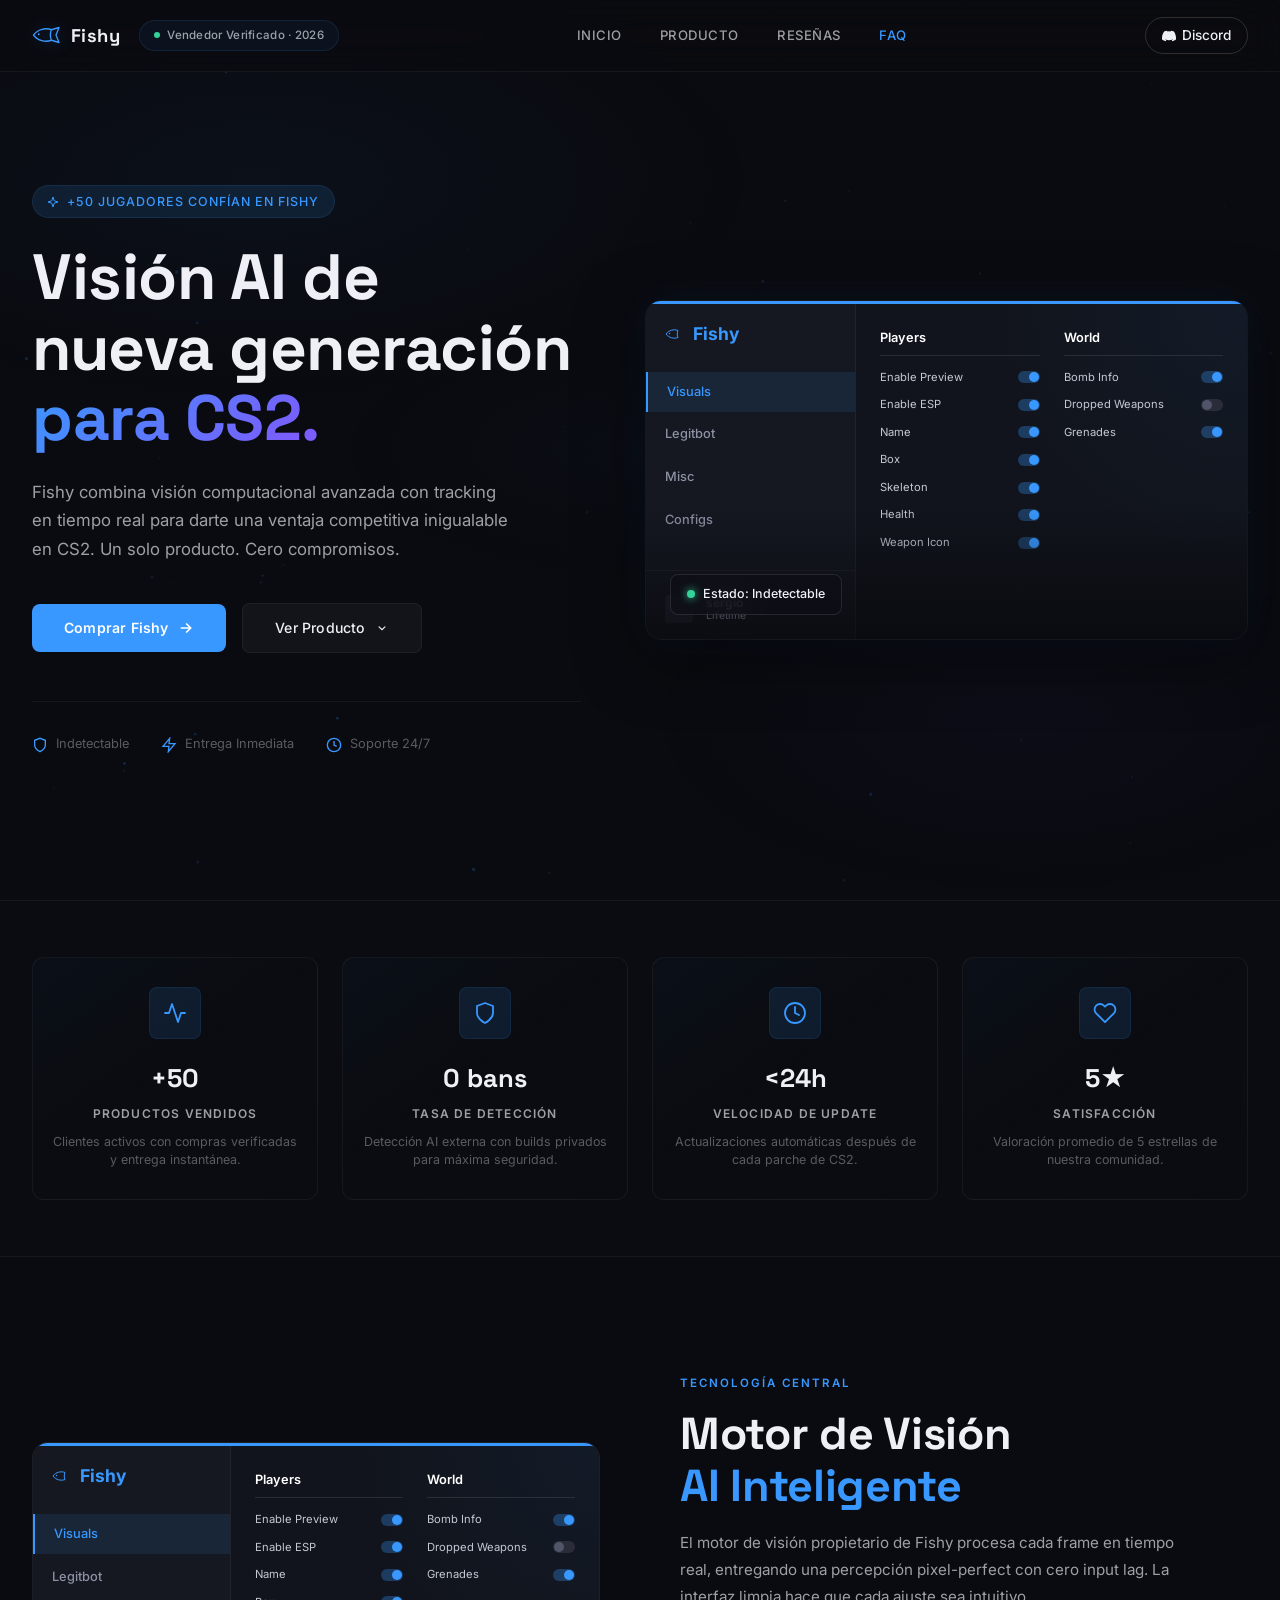
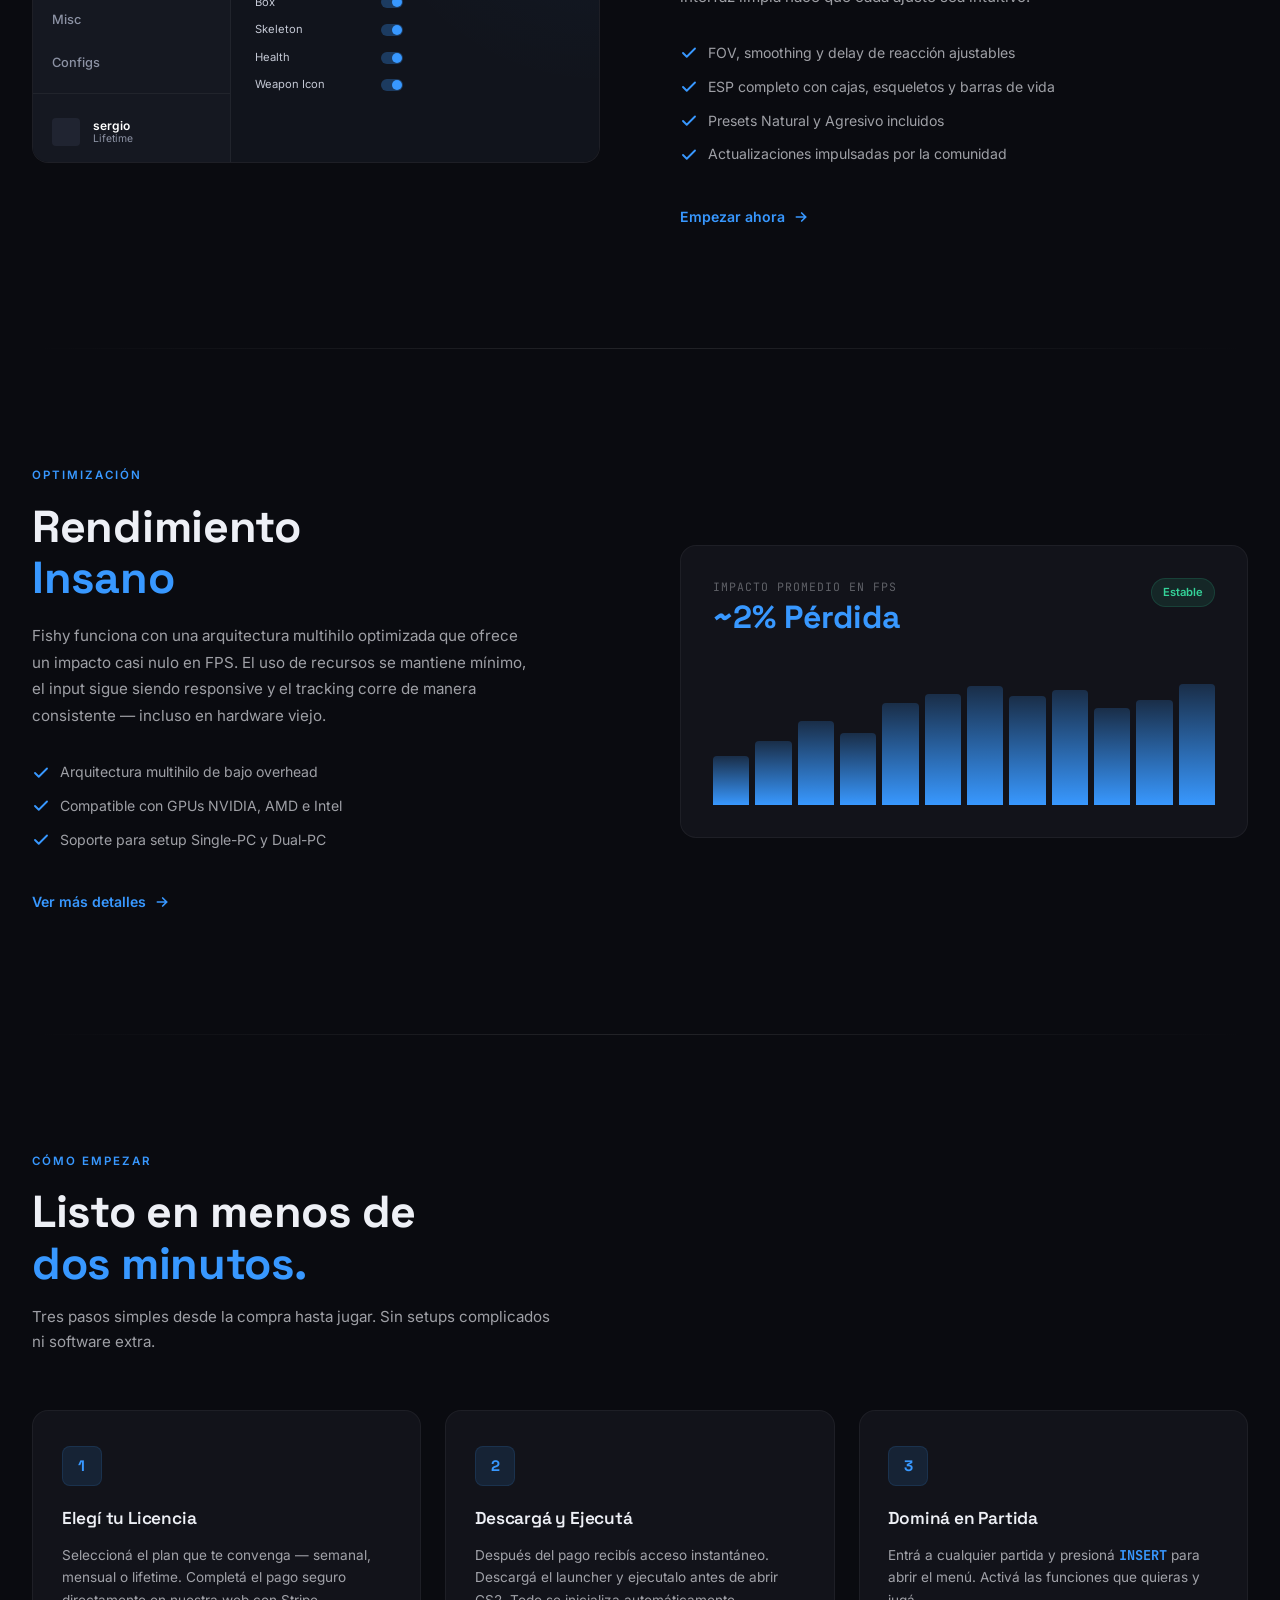
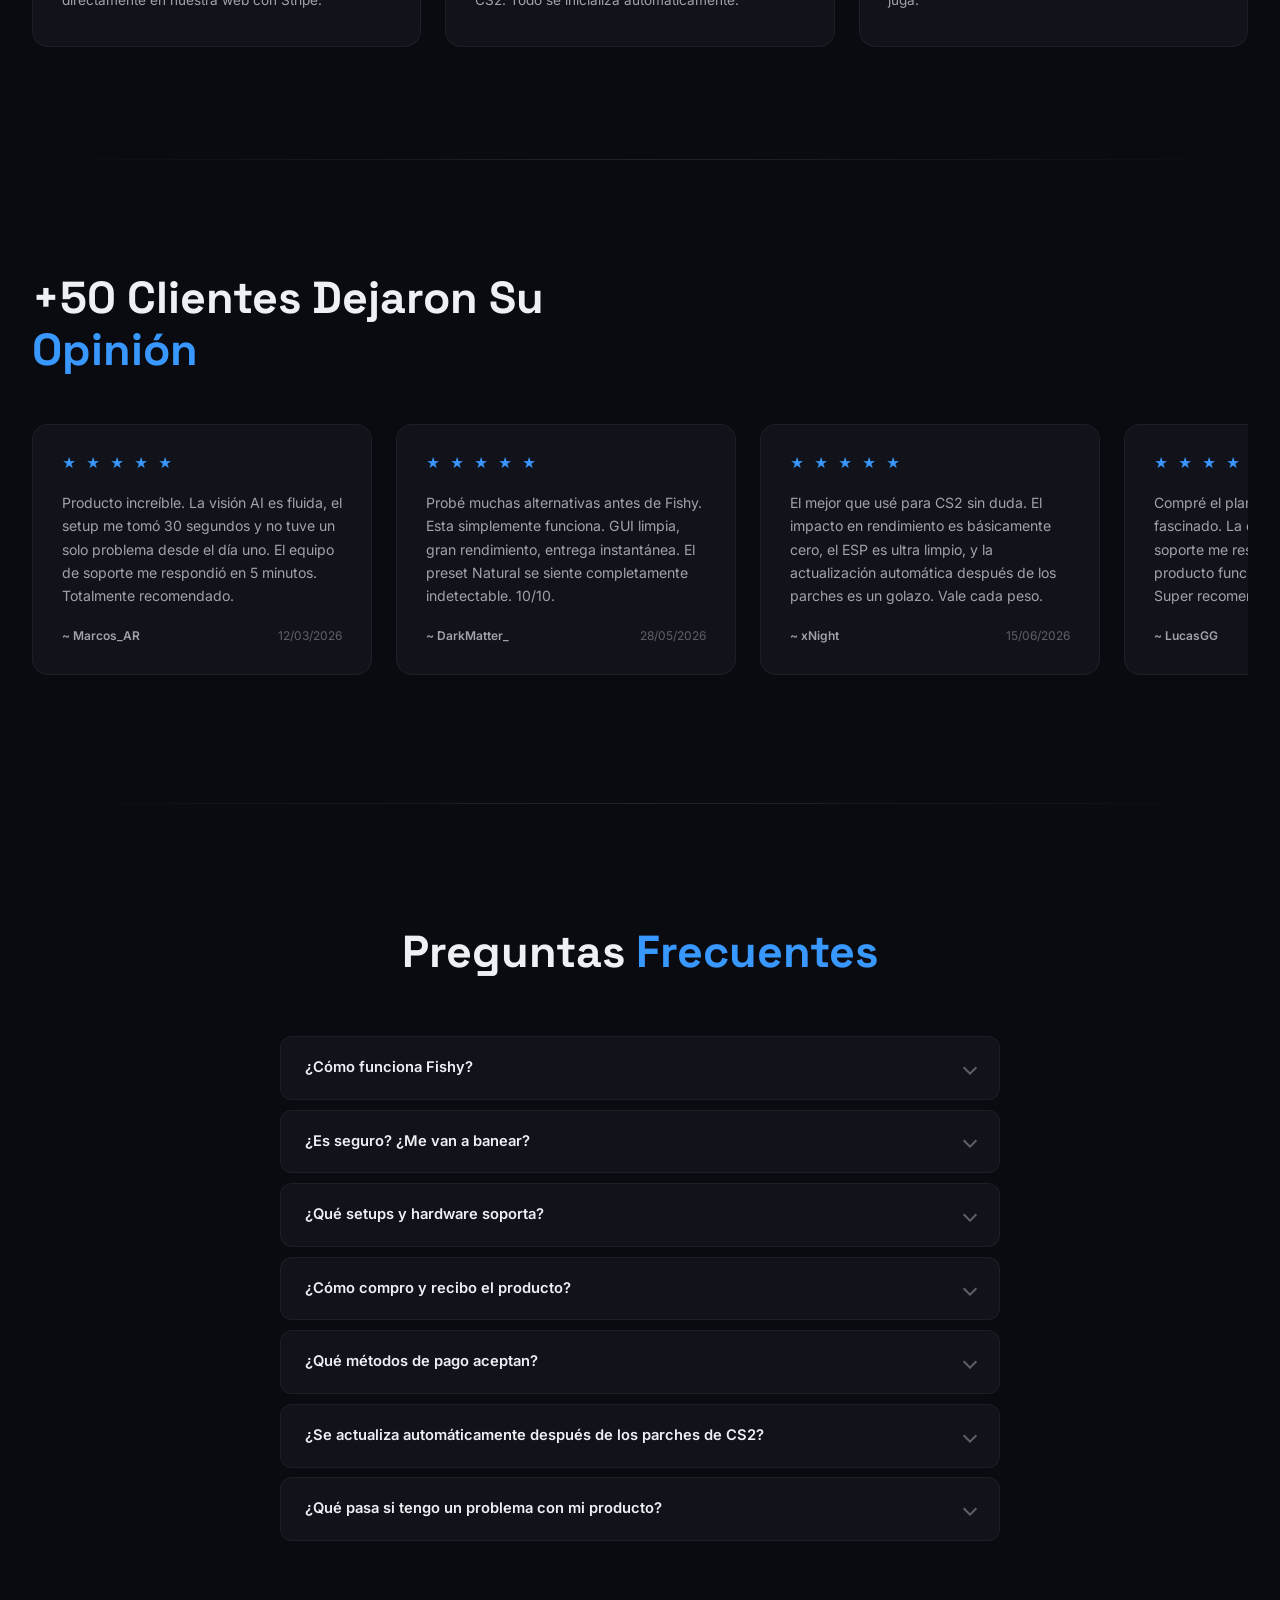
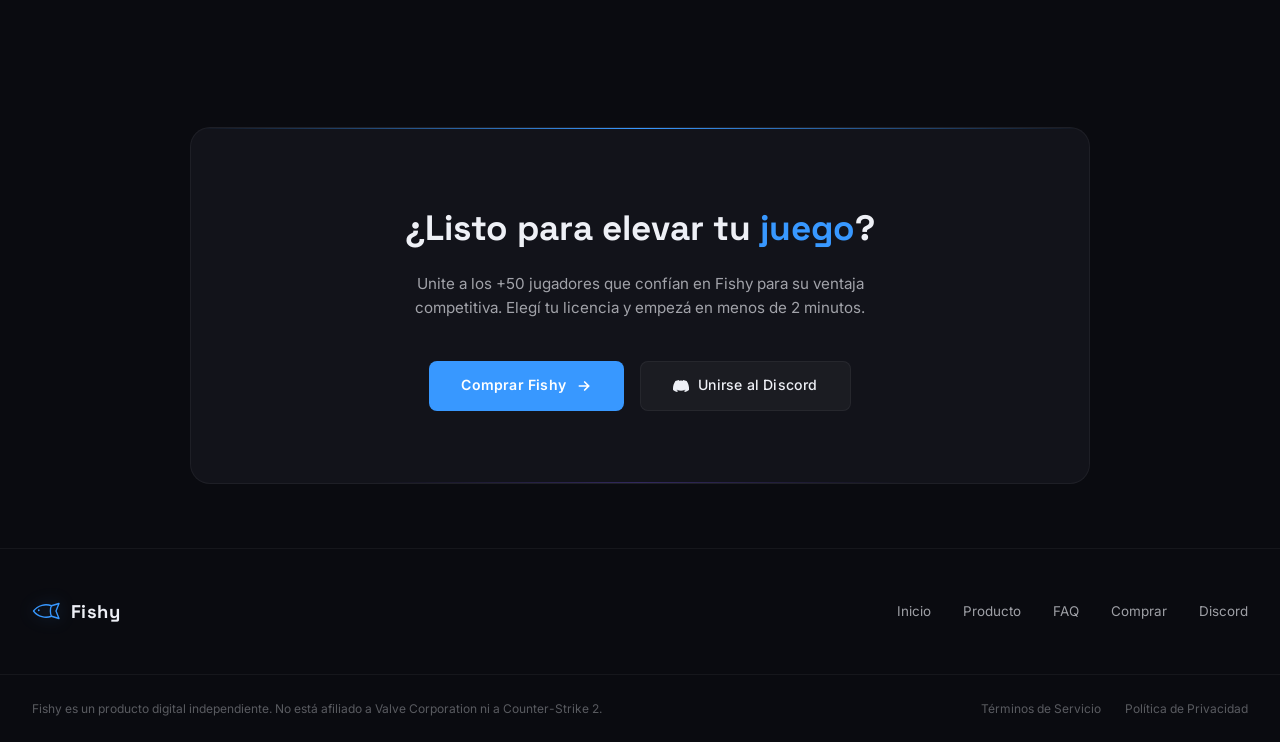
<file: index.html>
<!DOCTYPE html>
<html lang="es-AR">

<head>
  <meta charset="UTF-8">
  <meta name="viewport" content="width=device-width, initial-scale=1.0, viewport-fit=cover">
  <title>Fishy AI</title>
  <meta name="description" content="Fishy ofrece tecnología de visión AI de nueva generación para CS2. Productos digitales premium con entrega inmediata, actualizaciones automáticas y soporte 24/7.">
  <link rel="icon" type="image/svg+xml" href="favicon.svg">
  <link rel="preconnect" href="https://fonts.googleapis.com">
  <link rel="preconnect" href="https://fonts.gstatic.com" crossorigin>
  <link href="https://fonts.googleapis.com/css2?family=Inter:wght@300;400;500;600;700;900&family=Space+Grotesk:wght@400;500;600;700&family=JetBrains+Mono:wght@400;500;700&display=swap" rel="stylesheet">
  <link rel="stylesheet" href="style.css">
</head>

<body>

  <canvas id="particles"></canvas>
  <div class="cursor-glow" id="cursorGlow"></div>

  <!-- ============ NAV ============ -->
  <header class="nav" id="nav">
    <div class="nav-inner">
      <div class="nav-left">
        <a href="#top" class="logo" aria-label="Fishy — inicio">
          <svg class="logo-mark" viewBox="0 0 40 24" fill="none" xmlns="http://www.w3.org/2000/svg">
            <path d="M2 12C8 4 18 2 26 5C24 8 24 16 26 19C18 22 8 20 2 12Z" stroke="currentColor" stroke-width="1.8" stroke-linejoin="round"/>
            <path d="M26 5L36 2L32 12L36 22L26 19" stroke="currentColor" stroke-width="1.8" stroke-linejoin="round"/>
            <circle cx="9" cy="11" r="1.2" fill="currentColor"/>
          </svg>
          <span>Fishy</span>
        </a>
        <div class="nav-badge">
          <span class="badge-dot"></span>
          Vendedor Verificado · 2026
        </div>
      </div>

      <nav class="nav-links" id="navLinks">
        <a href="#top">INICIO</a>
        <a href="#features">PRODUCTO</a>
        <a href="#reviews">RESEÑAS</a>
        <a href="#faq">FAQ</a>
      </nav>

      <div class="nav-right">
        <a href="https://discord.gg/fishycs" target="_blank" rel="noopener" class="nav-discord">
          <svg viewBox="0 0 24 24" fill="currentColor"><path d="M20.317 4.37a19.791 19.791 0 0 0-4.885-1.515.074.074 0 0 0-.079.037c-.21.375-.444.864-.608 1.25a18.27 18.27 0 0 0-5.487 0 12.64 12.64 0 0 0-.617-1.25.077.077 0 0 0-.079-.037A19.736 19.736 0 0 0 3.677 4.37a.07.07 0 0 0-.032.027C.533 9.046-.32 13.58.099 18.057a.082.082 0 0 0 .031.057 19.9 19.9 0 0 0 5.993 3.03.078.078 0 0 0 .084-.028c.462-.63.874-1.295 1.226-1.994a13.107 13.107 0 0 1-1.872-.892.077.077 0 0 1-.008-.128c.12-.094.246-.198.373-.292a.074.074 0 0 1 .078-.01c3.928 1.793 8.18 1.793 12.061 0a.074.074 0 0 1 .078.01c.12.094.246.198.373.292a.077.077 0 0 1-.006.127 12.299 12.299 0 0 1-1.873.892c.36.698.772 1.362 1.225 1.993a.076.076 0 0 0 .084.028 19.839 19.839 0 0 0 6.002-3.03.077.077 0 0 0 .032-.054c.5-5.177-.838-9.674-3.549-13.66a.061.061 0 0 0-.031-.028z"/></svg>
          Discord
        </a>
      </div>

      <button class="nav-toggle" id="navToggle" aria-label="Menú" aria-expanded="false">
        <span></span><span></span><span></span>
      </button>
    </div>
  </header>

  <main id="top">

    <!-- ============ HERO ============ -->
    <section class="hero">
      <div class="hero-grid">
        <div class="hero-content">
          <div class="hero-eyebrow">
            <svg viewBox="0 0 24 24" width="12" height="12" fill="none" stroke="currentColor" stroke-width="2"><path d="M12 2l2.4 7.6L22 12l-7.6 2.4L12 22l-2.4-7.6L2 12l7.6-2.4L12 2z"/></svg>
            +50 jugadores confían en Fishy
          </div>

          <h1 class="hero-title">
            Visión AI de<br>
            nueva generación<br>
            <span class="gradient-text">para CS2.</span>
          </h1>

          <p class="hero-desc">Fishy combina visión computacional avanzada con tracking en tiempo real para darte una ventaja competitiva inigualable en CS2. Un solo producto. Cero compromisos.</p>

          <div class="hero-actions">
            <a href="purchase.html" class="btn-primary">
              Comprar Fishy
              <svg viewBox="0 0 24 24" width="16" height="16" fill="none" stroke="currentColor" stroke-width="2.5" stroke-linecap="round"><path d="M5 12h14M13 6l6 6-6 6"/></svg>
            </a>
            <a href="#features" class="btn-secondary">
              Ver Producto
              <svg viewBox="0 0 24 24" width="14" height="14" fill="none" stroke="currentColor" stroke-width="2" stroke-linecap="round"><path d="M7 10l5 5 5-5"/></svg>
            </a>
          </div>

          <div class="hero-trust">
            <span class="trust-item">
              <svg viewBox="0 0 24 24"><path d="M12 22s8-4 8-10V5l-8-3-8 3v7c0 6 8 10 8 10z"/></svg>
              Indetectable
            </span>
            <span class="trust-item">
              <svg viewBox="0 0 24 24"><path d="M13 2L3 14h9l-1 8 10-12h-9l1-8z"/></svg>
              Entrega Inmediata
            </span>
            <span class="trust-item">
              <svg viewBox="0 0 24 24"><circle cx="12" cy="12" r="10"/><path d="M12 6v6l4 2"/></svg>
              Soporte 24/7
            </span>
          </div>
        </div>

        <div class="hero-visual">
          <div class="hero-visual-card">
            <div class="fishy-fake-ui">
              <div class="fm-sidebar">
                <div class="fm-brand">
                  <svg viewBox="0 0 40 24" fill="none" stroke="currentColor" stroke-width="2"><path d="M2 12C8 4 18 2 26 5C24 8 24 16 26 19C18 22 8 20 2 12Z"/><circle cx="9" cy="11" r="1.5" fill="currentColor" stroke="none"/></svg>
                  <span>Fishy</span>
                </div>
                <div class="fm-nav">
                  <div class="fm-tab active">Visuals</div>
                  <div class="fm-tab">Legitbot</div>
                  <div class="fm-tab">Misc</div>
                  <div class="fm-tab">Configs</div>
                </div>
                <div class="fm-user">
                  <div class="fm-user-avatar"></div>
                  <div class="fm-user-info">
                    <span class="u-name">sergio</span>
                    <span class="u-sub">Lifetime</span>
                  </div>
                </div>
              </div>
              <div class="fm-content">
                <div class="fm-col">
                  <div class="fm-title">Players</div>
                  <div class="fm-row"><span>Enable Preview</span><div class="fm-toggle active"></div></div>
                  <div class="fm-row"><span>Enable ESP</span><div class="fm-toggle active"></div></div>
                  <div class="fm-row"><span>Name</span><div class="fm-toggle active"></div></div>
                  <div class="fm-row"><span>Box</span><div class="fm-toggle active"></div></div>
                  <div class="fm-row"><span>Skeleton</span><div class="fm-toggle active"></div></div>
                  <div class="fm-row"><span>Health</span><div class="fm-toggle active"></div></div>
                  <div class="fm-row"><span>Weapon Icon</span><div class="fm-toggle active"></div></div>
                </div>
                <div class="fm-col">
                  <div class="fm-title">World</div>
                  <div class="fm-row"><span>Bomb Info</span><div class="fm-toggle active"></div></div>
                  <div class="fm-row"><span>Dropped Weapons</span><div class="fm-toggle"></div></div>
                  <div class="fm-row"><span>Grenades</span><div class="fm-toggle active"></div></div>
                </div>
              </div>
            </div>
            <div class="hero-floating-badge">
              <span class="status-dot"></span>
              Estado: Indetectable
            </div>
          </div>
        </div>
      </div>
    </section>

    <!-- ============ STATS ============ -->
    <section class="stats-strip">
      <div class="stats-grid">
        <div class="stat-box reveal">
          <div class="stat-icon-wrap">
            <svg viewBox="0 0 24 24"><polyline points="22 12 18 12 15 21 9 3 6 12 2 12"/></svg>
          </div>
          <div class="stat-number" data-count="50" data-prefix="+">0</div>
          <div class="stat-label">Productos Vendidos</div>
          <div class="stat-desc">Clientes activos con compras verificadas y entrega instantánea.</div>
        </div>
        <div class="stat-box reveal delay-1">
          <div class="stat-icon-wrap">
            <svg viewBox="0 0 24 24"><path d="M12 22s8-4 8-10V5l-8-3-8 3v7c0 6 8 10 8 10z"/></svg>
          </div>
          <div class="stat-number" data-count="0" data-suffix=" bans">0</div>
          <div class="stat-label">Tasa de Detección</div>
          <div class="stat-desc">Detección AI externa con builds privados para máxima seguridad.</div>
        </div>
        <div class="stat-box reveal delay-2">
          <div class="stat-icon-wrap">
            <svg viewBox="0 0 24 24"><circle cx="12" cy="12" r="10"/><polyline points="12 6 12 12 16 14"/></svg>
          </div>
          <div class="stat-number" data-count="24" data-prefix="<" data-suffix="h">0</div>
          <div class="stat-label">Velocidad de Update</div>
          <div class="stat-desc">Actualizaciones automáticas después de cada parche de CS2.</div>
        </div>
        <div class="stat-box reveal delay-3">
          <div class="stat-icon-wrap">
            <svg viewBox="0 0 24 24"><path d="M20.84 4.61a5.5 5.5 0 0 0-7.78 0L12 5.67l-1.06-1.06a5.5 5.5 0 0 0-7.78 7.78l1.06 1.06L12 21.23l7.78-7.78 1.06-1.06a5.5 5.5 0 0 0 0-7.78z"/></svg>
          </div>
          <div class="stat-number" data-count="5" data-suffix="★">0</div>
          <div class="stat-label">Satisfacción</div>
          <div class="stat-desc">Valoración promedio de 5 estrellas de nuestra comunidad.</div>
        </div>
      </div>
    </section>

    <!-- ============ FEATURE: AI VISION ============ -->
    <section class="feature-row" id="features">
      <div class="feature-row-inner">
        <div class="feature-visual reveal">
          <div class="feature-card-visual">
            <div class="fishy-fake-ui">
              <div class="fm-sidebar">
                <div class="fm-brand">
                  <svg viewBox="0 0 40 24" fill="none" stroke="currentColor" stroke-width="2"><path d="M2 12C8 4 18 2 26 5C24 8 24 16 26 19C18 22 8 20 2 12Z"/><circle cx="9" cy="11" r="1.5" fill="currentColor" stroke="none"/></svg>
                  <span>Fishy</span>
                </div>
                <div class="fm-nav">
                  <div class="fm-tab active">Visuals</div>
                  <div class="fm-tab">Legitbot</div>
                  <div class="fm-tab">Misc</div>
                  <div class="fm-tab">Configs</div>
                </div>
                <div class="fm-user">
                  <div class="fm-user-avatar"></div>
                  <div class="fm-user-info">
                    <span class="u-name">sergio</span>
                    <span class="u-sub">Lifetime</span>
                  </div>
                </div>
              </div>
              <div class="fm-content">
                <div class="fm-col">
                  <div class="fm-title">Players</div>
                  <div class="fm-row"><span>Enable Preview</span><div class="fm-toggle active"></div></div>
                  <div class="fm-row"><span>Enable ESP</span><div class="fm-toggle active"></div></div>
                  <div class="fm-row"><span>Name</span><div class="fm-toggle active"></div></div>
                  <div class="fm-row"><span>Box</span><div class="fm-toggle active"></div></div>
                  <div class="fm-row"><span>Skeleton</span><div class="fm-toggle active"></div></div>
                  <div class="fm-row"><span>Health</span><div class="fm-toggle active"></div></div>
                  <div class="fm-row"><span>Weapon Icon</span><div class="fm-toggle active"></div></div>
                </div>
                <div class="fm-col">
                  <div class="fm-title">World</div>
                  <div class="fm-row"><span>Bomb Info</span><div class="fm-toggle active"></div></div>
                  <div class="fm-row"><span>Dropped Weapons</span><div class="fm-toggle"></div></div>
                  <div class="fm-row"><span>Grenades</span><div class="fm-toggle active"></div></div>
                </div>
              </div>
            </div>
          </div>
        </div>
        <div class="feature-content reveal">
          <span class="eyebrow">Tecnología Central</span>
          <h2>Motor de Visión<br><span class="accent">AI Inteligente</span></h2>
          <p>El motor de visión propietario de Fishy procesa cada frame en tiempo real, entregando una percepción pixel-perfect con cero input lag. La interfaz limpia hace que cada ajuste sea intuitivo.</p>
          <ul class="feature-list">
            <li>
              <svg viewBox="0 0 24 24"><polyline points="20 6 9 17 4 12"/></svg>
              FOV, smoothing y delay de reacción ajustables
            </li>
            <li>
              <svg viewBox="0 0 24 24"><polyline points="20 6 9 17 4 12"/></svg>
              ESP completo con cajas, esqueletos y barras de vida
            </li>
            <li>
              <svg viewBox="0 0 24 24"><polyline points="20 6 9 17 4 12"/></svg>
              Presets Natural y Agresivo incluidos
            </li>
            <li>
              <svg viewBox="0 0 24 24"><polyline points="20 6 9 17 4 12"/></svg>
              Actualizaciones impulsadas por la comunidad
            </li>
          </ul>
          <a href="purchase.html" class="btn-ghost">
            Empezar ahora
            <svg viewBox="0 0 24 24" width="16" height="16" fill="none" stroke="currentColor" stroke-width="2.5" stroke-linecap="round"><path d="M5 12h14M13 6l6 6-6 6"/></svg>
          </a>
        </div>
      </div>
    </section>

    <div class="divider"><div class="divider-line"></div></div>

    <!-- ============ FEATURE: PERFORMANCE ============ -->
    <section class="feature-row">
      <div class="feature-row-inner flip">
        <div class="feature-visual reveal">
          <div class="perf-widget">
            <div class="perf-header">
              <div>
                <div class="perf-label">Impacto Promedio en FPS</div>
                <div class="perf-value">~2% Pérdida</div>
              </div>
              <span class="perf-badge">Estable</span>
            </div>
            <div class="chart-container">
              <div class="chart-col" style="height:40%"></div>
              <div class="chart-col" style="height:52%"></div>
              <div class="chart-col" style="height:68%"></div>
              <div class="chart-col" style="height:58%"></div>
              <div class="chart-col" style="height:82%"></div>
              <div class="chart-col" style="height:90%"></div>
              <div class="chart-col" style="height:96%"></div>
              <div class="chart-col" style="height:88%"></div>
              <div class="chart-col" style="height:93%"></div>
              <div class="chart-col" style="height:78%"></div>
              <div class="chart-col" style="height:85%"></div>
              <div class="chart-col" style="height:98%"></div>
            </div>
          </div>
        </div>
        <div class="feature-content reveal">
          <span class="eyebrow">Optimización</span>
          <h2>Rendimiento<br><span class="accent">Insano</span></h2>
          <p>Fishy funciona con una arquitectura multihilo optimizada que ofrece un impacto casi nulo en FPS. El uso de recursos se mantiene mínimo, el input sigue siendo responsive y el tracking corre de manera consistente — incluso en hardware viejo.</p>
          <ul class="feature-list">
            <li>
              <svg viewBox="0 0 24 24"><polyline points="20 6 9 17 4 12"/></svg>
              Arquitectura multihilo de bajo overhead
            </li>
            <li>
              <svg viewBox="0 0 24 24"><polyline points="20 6 9 17 4 12"/></svg>
              Compatible con GPUs NVIDIA, AMD e Intel
            </li>
            <li>
              <svg viewBox="0 0 24 24"><polyline points="20 6 9 17 4 12"/></svg>
              Soporte para setup Single-PC y Dual-PC
            </li>
          </ul>
          <a href="purchase.html" class="btn-ghost">
            Ver más detalles
            <svg viewBox="0 0 24 24" width="16" height="16" fill="none" stroke="currentColor" stroke-width="2.5" stroke-linecap="round"><path d="M5 12h14M13 6l6 6-6 6"/></svg>
          </a>
        </div>
      </div>
    </section>

    <div class="divider"><div class="divider-line"></div></div>

    <!-- ============ CÓMO FUNCIONA ============ -->
    <section class="section-wrap">
      <div class="section-head reveal">
        <span class="eyebrow">Cómo Empezar</span>
        <h2>Listo en menos de<br><span class="accent">dos minutos.</span></h2>
        <p>Tres pasos simples desde la compra hasta jugar. Sin setups complicados ni software extra.</p>
      </div>
      <div class="steps-grid">
        <div class="step-card reveal">
          <span class="step-num">1</span>
          <h3>Elegí tu Licencia</h3>
          <p>Seleccioná el plan que te convenga — semanal, mensual o lifetime. Completá el pago seguro directamente en nuestra web con Stripe.</p>
        </div>
        <div class="step-card reveal delay-1">
          <span class="step-num">2</span>
          <h3>Descargá y Ejecutá</h3>
          <p>Después del pago recibís acceso instantáneo. Descargá el launcher y ejecutalo antes de abrir CS2. Todo se inicializa automáticamente.</p>
        </div>
        <div class="step-card reveal delay-2">
          <span class="step-num">3</span>
          <h3>Dominá en Partida</h3>
          <p>Entrá a cualquier partida y presioná <strong style="color:var(--accent);font-family:var(--font-mono)">INSERT</strong> para abrir el menú. Activá las funciones que quieras y jugá.</p>
        </div>
      </div>
    </section>

    <div class="divider"><div class="divider-line"></div></div>

    <!-- ============ RESEÑAS ============ -->
    <section class="section-wrap" id="reviews">
      <div class="reviews-header reveal">
        <h2>+50 Clientes Dejaron Su<br><span class="accent">Opinión</span></h2>
      </div>
      <div class="reviews-scroll">
        <div class="review-card reveal">
          <div class="review-stars">★ ★ ★ ★ ★</div>
          <p class="review-body">Producto increíble. La visión AI es fluida, el setup me tomó 30 segundos y no tuve un solo problema desde el día uno. El equipo de soporte me respondió en 5 minutos. Totalmente recomendado.</p>
          <div class="review-footer">
            <span class="name">~ Marcos_AR</span>
            <span>12/03/2026</span>
          </div>
        </div>
        <div class="review-card reveal">
          <div class="review-stars">★ ★ ★ ★ ★</div>
          <p class="review-body">Probé muchas alternativas antes de Fishy. Esta simplemente funciona. GUI limpia, gran rendimiento, entrega instantánea. El preset Natural se siente completamente indetectable. 10/10.</p>
          <div class="review-footer">
            <span class="name">~ DarkMatter_</span>
            <span>28/05/2026</span>
          </div>
        </div>
        <div class="review-card reveal">
          <div class="review-stars">★ ★ ★ ★ ★</div>
          <p class="review-body">El mejor que usé para CS2 sin duda. El impacto en rendimiento es básicamente cero, el ESP es ultra limpio, y la actualización automática después de los parches es un golazo. Vale cada peso.</p>
          <div class="review-footer">
            <span class="name">~ xNight</span>
            <span>15/06/2026</span>
          </div>
        </div>
        <div class="review-card reveal">
          <div class="review-stars">★ ★ ★ ★ ★</div>
          <p class="review-body">Compré el plan mensual y estoy fascinado. La entrega fue instantánea, el soporte me respondió enseguida y el producto funciona perfecto en Premier. Super recomendado para cualquiera.</p>
          <div class="review-footer">
            <span class="name">~ LucasGG</span>
            <span>02/07/2026</span>
          </div>
        </div>
      </div>
    </section>

    <div class="divider"><div class="divider-line"></div></div>

    <!-- ============ FAQ ============ -->
    <section class="section-wrap" id="faq">
      <div class="faq-wrap">
        <h2 class="faq-heading reveal">Preguntas <span class="accent">Frecuentes</span></h2>

        <details class="faq-item reveal">
          <summary>¿Cómo funciona Fishy?</summary>
          <div class="faq-answer">Fishy usa un motor de visión basado en AI que procesa tu pantalla en tiempo real. Es completamente externo — no modifica ningún archivo del juego. Después de comprar, recibís un launcher que se encarga de todo automáticamente en menos de 2 minutos.</div>
        </details>

        <details class="faq-item reveal">
          <summary>¿Es seguro? ¿Me van a banear?</summary>
          <div class="faq-answer">Fishy está diseñado con la seguridad como prioridad principal. Usa detección de objetos completamente externa y builds privados e individuales para cada usuario. Desde nuestro lanzamiento en 2026, <strong style="color:var(--accent)">cero bans han sido reportados</strong> entre usuarios con configuración predeterminada. Sin embargo, el uso de este tipo de software siempre conlleva un riesgo inherente y no nos hacemos responsables de sanciones aplicadas por terceros. Consultá nuestros <a href="terms.html" style="color:var(--accent)">Términos de Servicio</a> para más información.</div>
        </details>

        <details class="faq-item reveal">
          <summary>¿Qué setups y hardware soporta?</summary>
          <div class="faq-answer">Fishy funciona en Windows 10/11 (64-bit), soporta todas las GPUs NVIDIA, AMD e Intel, y es compatible con setups de Single-PC y Dual-PC. CS2 debe estar instalado vía Steam. Se recomiendan 8 GB de RAM.</div>
        </details>

        <details class="faq-item reveal">
          <summary>¿Cómo compro y recibo el producto?</summary>
          <div class="faq-answer">Todo sucede en nuestra web. Elegí tu licencia (Semanal, Mensual, 3 Meses o Lifetime), hacé clic en "Comprar ahora" y completá el pago seguro con Stripe. Recibís acceso instantáneo al link de descarga y tu clave de activación justo después de la confirmación del pago.</div>
        </details>

        <details class="faq-item reveal">
          <summary>¿Qué métodos de pago aceptan?</summary>
          <div class="faq-answer">Aceptamos tarjetas de débito y crédito (Visa, Mastercard, American Express), Mercado Pago y otros métodos a través de Stripe. Todos los pagos se procesan de forma segura con confirmación inmediata.</div>
        </details>

        <details class="faq-item reveal">
          <summary>¿Se actualiza automáticamente después de los parches de CS2?</summary>
          <div class="faq-answer">Sí. Nuestro equipo publica actualizaciones dentro de las 24 horas posteriores a cada parche de CS2. La actualización se descarga automáticamente a través del launcher — no tenés que hacer nada manualmente.</div>
        </details>

        <details class="faq-item reveal">
          <summary>¿Qué pasa si tengo un problema con mi producto?</summary>
          <div class="faq-answer">Contactá a nuestro equipo de soporte (disponible 24/7) con los detalles de tu orden y lo resolvemos inmediatamente. Si tu clave tiene algún problema, te damos un reemplazo gratis — tu inversión siempre está protegida.</div>
        </details>
      </div>
    </section>

    <!-- ============ CTA ============ -->
    <section class="cta-section">
      <div class="cta-card reveal">
        <h3>¿Listo para elevar tu <span class="accent">juego</span>?</h3>
        <p>Unite a los +50 jugadores que confían en Fishy para su ventaja competitiva. Elegí tu licencia y empezá en menos de 2 minutos.</p>
        <div style="display:flex;gap:1rem;justify-content:center;flex-wrap:wrap;">
          <a href="purchase.html" class="btn-primary">
            Comprar Fishy
            <svg viewBox="0 0 24 24" width="16" height="16" fill="none" stroke="currentColor" stroke-width="2.5" stroke-linecap="round"><path d="M5 12h14M13 6l6 6-6 6"/></svg>
          </a>
          <a href="https://discord.gg/fishycs" target="_blank" rel="noopener" class="btn-secondary">
            <svg viewBox="0 0 24 24" width="16" height="16" fill="currentColor"><path d="M20.317 4.37a19.791 19.791 0 0 0-4.885-1.515.074.074 0 0 0-.079.037c-.21.375-.444.864-.608 1.25a18.27 18.27 0 0 0-5.487 0 12.64 12.64 0 0 0-.617-1.25.077.077 0 0 0-.079-.037A19.736 19.736 0 0 0 3.677 4.37a.07.07 0 0 0-.032.027C.533 9.046-.32 13.58.099 18.057a.082.082 0 0 0 .031.057 19.9 19.9 0 0 0 5.993 3.03.078.078 0 0 0 .084-.028c.462-.63.874-1.295 1.226-1.994a13.107 13.107 0 0 1-1.872-.892.077.077 0 0 1-.008-.128c.12-.094.246-.198.373-.292a.074.074 0 0 1 .078-.01c3.928 1.793 8.18 1.793 12.061 0a.074.074 0 0 1 .078.01c.12.094.246.198.373.292a.077.077 0 0 1-.006.127 12.299 12.299 0 0 1-1.873.892c.36.698.772 1.362 1.225 1.993a.076.076 0 0 0 .084.028 19.839 19.839 0 0 0 6.002-3.03.077.077 0 0 0 .032-.054c.5-5.177-.838-9.674-3.549-13.66a.061.061 0 0 0-.031-.028z"/></svg>
            Unirse al Discord
          </a>
        </div>
      </div>
    </section>

  </main>

  <!-- ============ FOOTER ============ -->
  <footer class="footer">
    <div class="footer-main">
      <a href="#top" class="logo">
        <svg class="logo-mark" viewBox="0 0 40 24" fill="none" xmlns="http://www.w3.org/2000/svg">
          <path d="M2 12C8 4 18 2 26 5C24 8 24 16 26 19C18 22 8 20 2 12Z" stroke="currentColor" stroke-width="1.8" stroke-linejoin="round"/>
          <path d="M26 5L36 2L32 12L36 22L26 19" stroke="currentColor" stroke-width="1.8" stroke-linejoin="round"/>
          <circle cx="9" cy="11" r="1.2" fill="currentColor"/>
        </svg>
        <span>Fishy</span>
      </a>
      <div class="footer-links">
        <a href="#top">Inicio</a>
        <a href="#features">Producto</a>
        <a href="#faq">FAQ</a>
        <a href="purchase.html">Comprar</a>
        <a href="https://discord.gg/fishycs" target="_blank" rel="noopener">Discord</a>
      </div>
    </div>
    <div class="footer-bottom">
      <p>Fishy es un producto digital independiente. No está afiliado a Valve Corporation ni a Counter-Strike 2.</p>
      <div class="footer-legal-links">
        <a href="terms.html">Términos de Servicio</a>
        <a href="privacy.html">Política de Privacidad</a>
      </div>
    </div>
  </footer>

  <script src="script.js"></script>
</body>
</html>
</file>
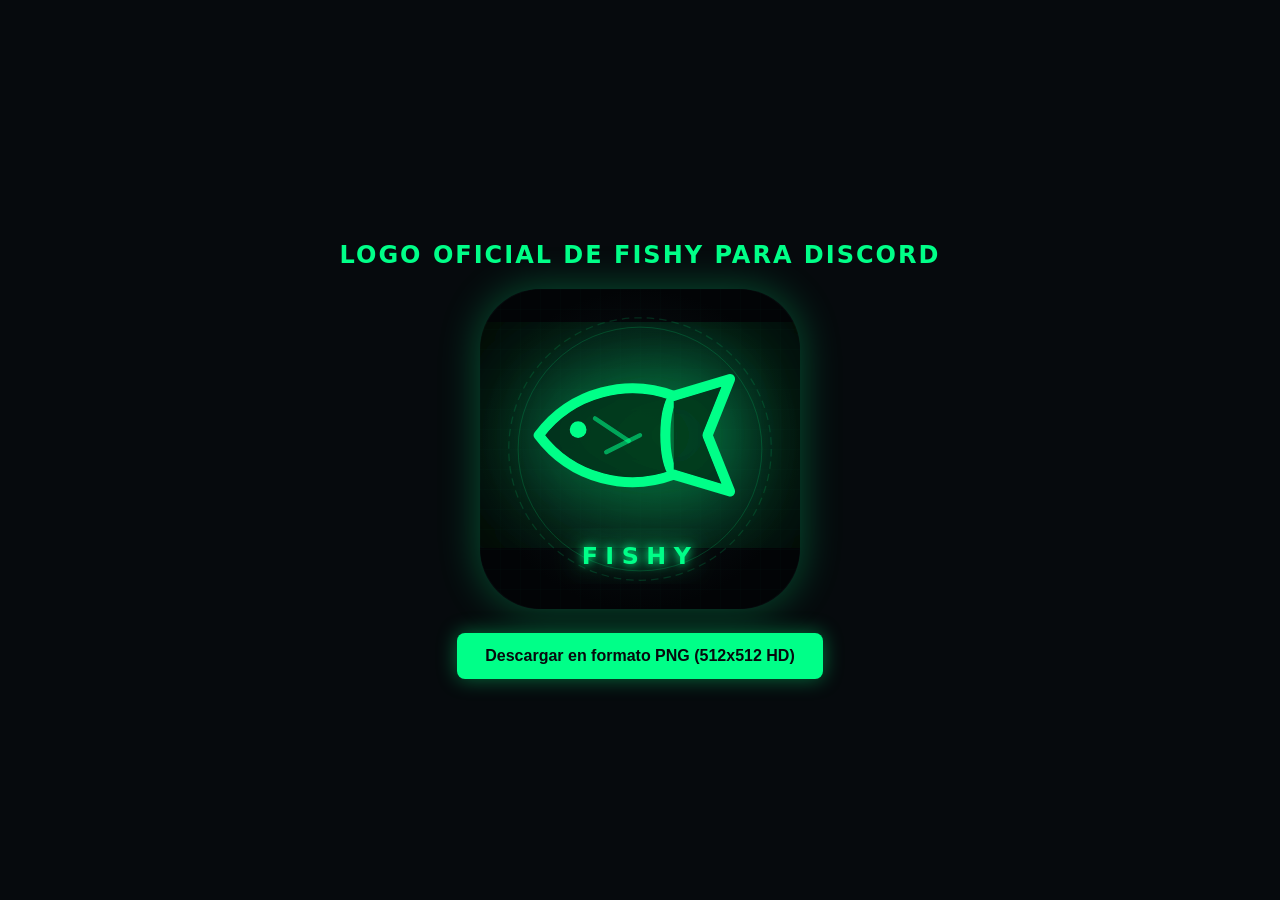
<file: export_logo.html>
<!DOCTYPE html>
<html lang="es">
<head>
  <meta charset="UTF-8">
  <title>Descargar Logo de Fishy para Discord (PNG HD)</title>
  <style>
    body {
      background: #060a0d;
      color: #00ff88;
      font-family: system-ui, sans-serif;
      display: flex;
      flex-direction: column;
      align-items: center;
      justify-content: center;
      min-height: 100vh;
      margin: 0;
    }
    .logo-container {
      width: 320px;
      height: 320px;
      box-shadow: 0 0 40px rgba(0,255,136,0.3);
      border-radius: 60px;
      overflow: hidden;
      margin-bottom: 24px;
    }
    button {
      background: #00ff88;
      color: #060a0d;
      border: none;
      padding: 14px 28px;
      font-size: 16px;
      font-weight: bold;
      border-radius: 8px;
      cursor: pointer;
      box-shadow: 0 0 20px rgba(0,255,136,0.4);
      transition: all 0.2s ease;
    }
    button:hover {
      background: #33ffa6;
      transform: scale(1.05);
    }
  </style>
</head>
<body>
  <h2 style="letter-spacing: 2px;">LOGO OFICIAL DE FISHY PARA DISCORD</h2>
  <div class="logo-container">
    <img id="svgImg" src="fishy_logo_discord.svg" width="320" height="320" alt="Fishy Logo">
  </div>
  <button onclick="downloadPNG()">Descargar en formato PNG (512x512 HD)</button>
  <canvas id="canvas" width="512" height="512" style="display:none;"></canvas>

  <script>
    function downloadPNG() {
      const img = new Image();
      img.onload = function() {
        const canvas = document.getElementById('canvas');
        const ctx = canvas.getContext('2d');
        ctx.drawImage(img, 0, 0, 512, 512);
        const a = document.createElement('a');
        a.download = 'fishy_logo_discord.png';
        a.href = canvas.toDataURL('image/png');
        a.click();
      };
      img.src = 'fishy_logo_discord.svg';
    }
  </script>
</body>
</html>
</file>
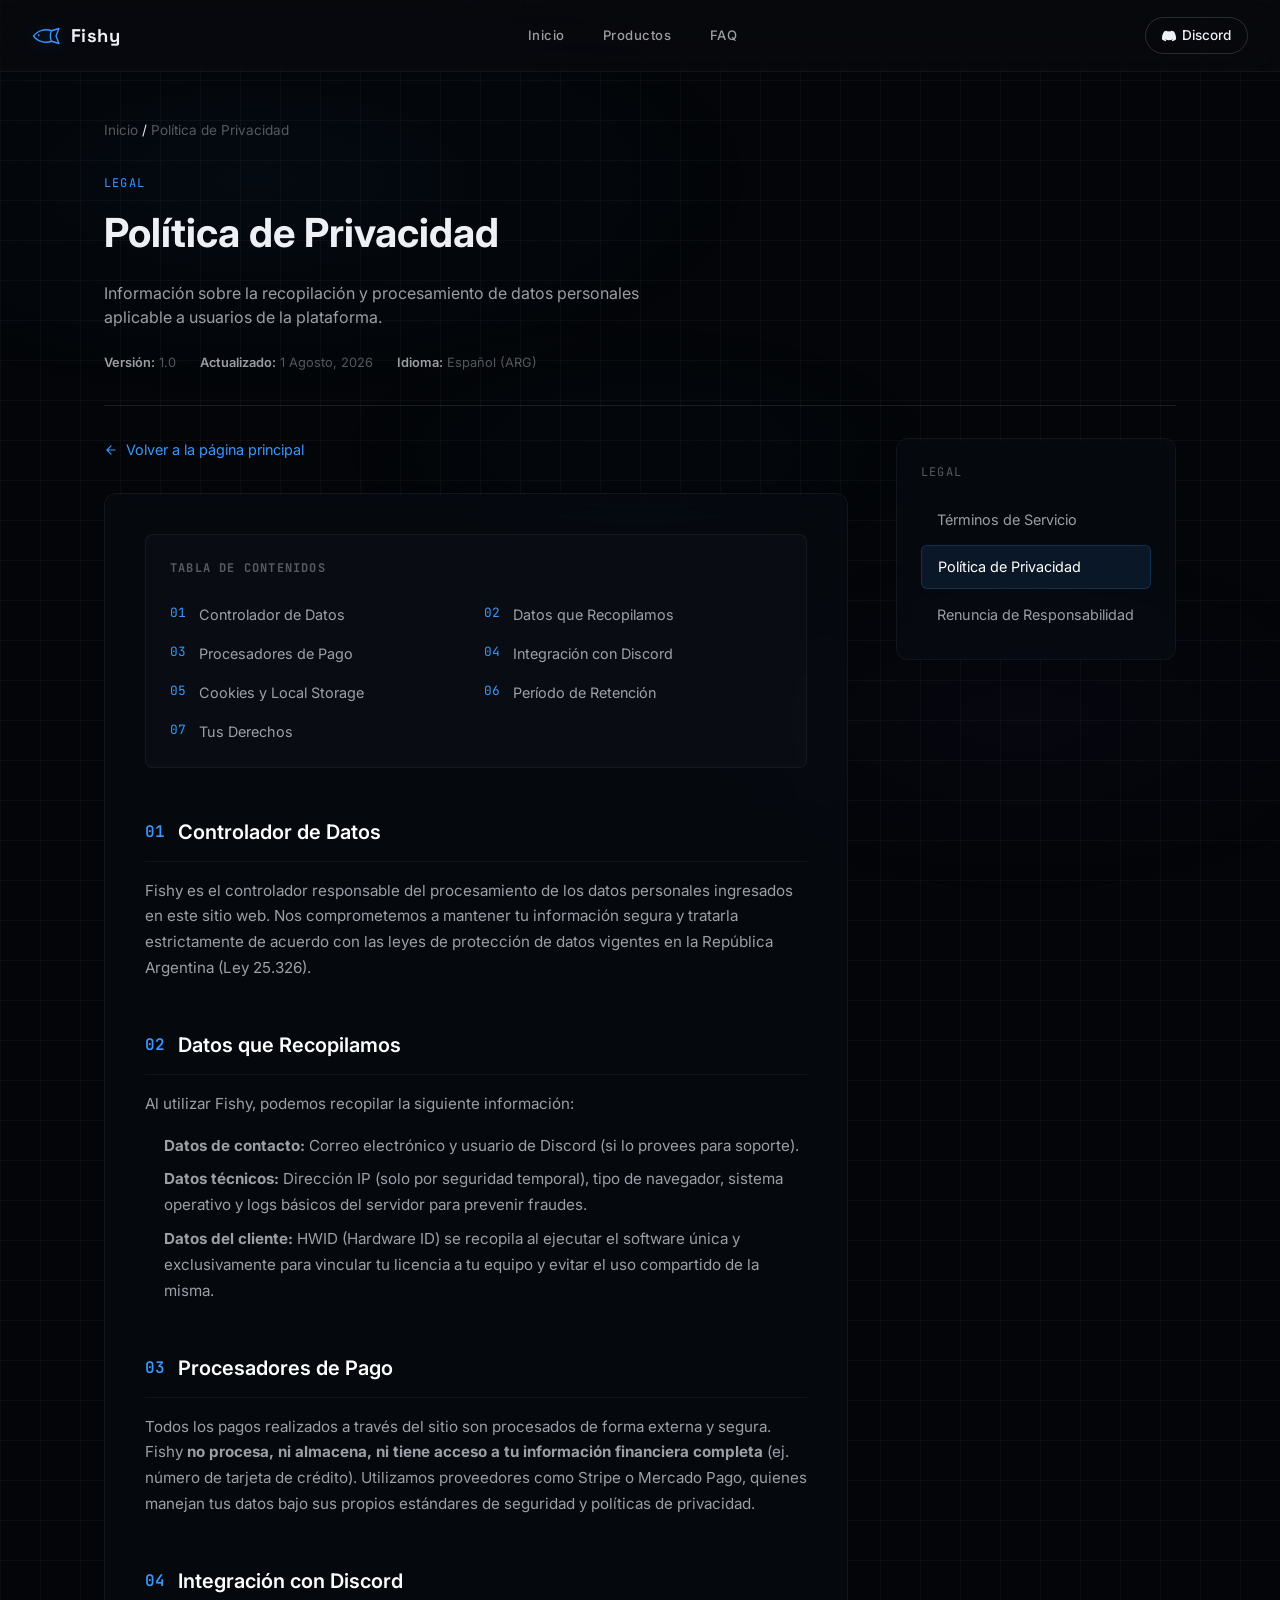
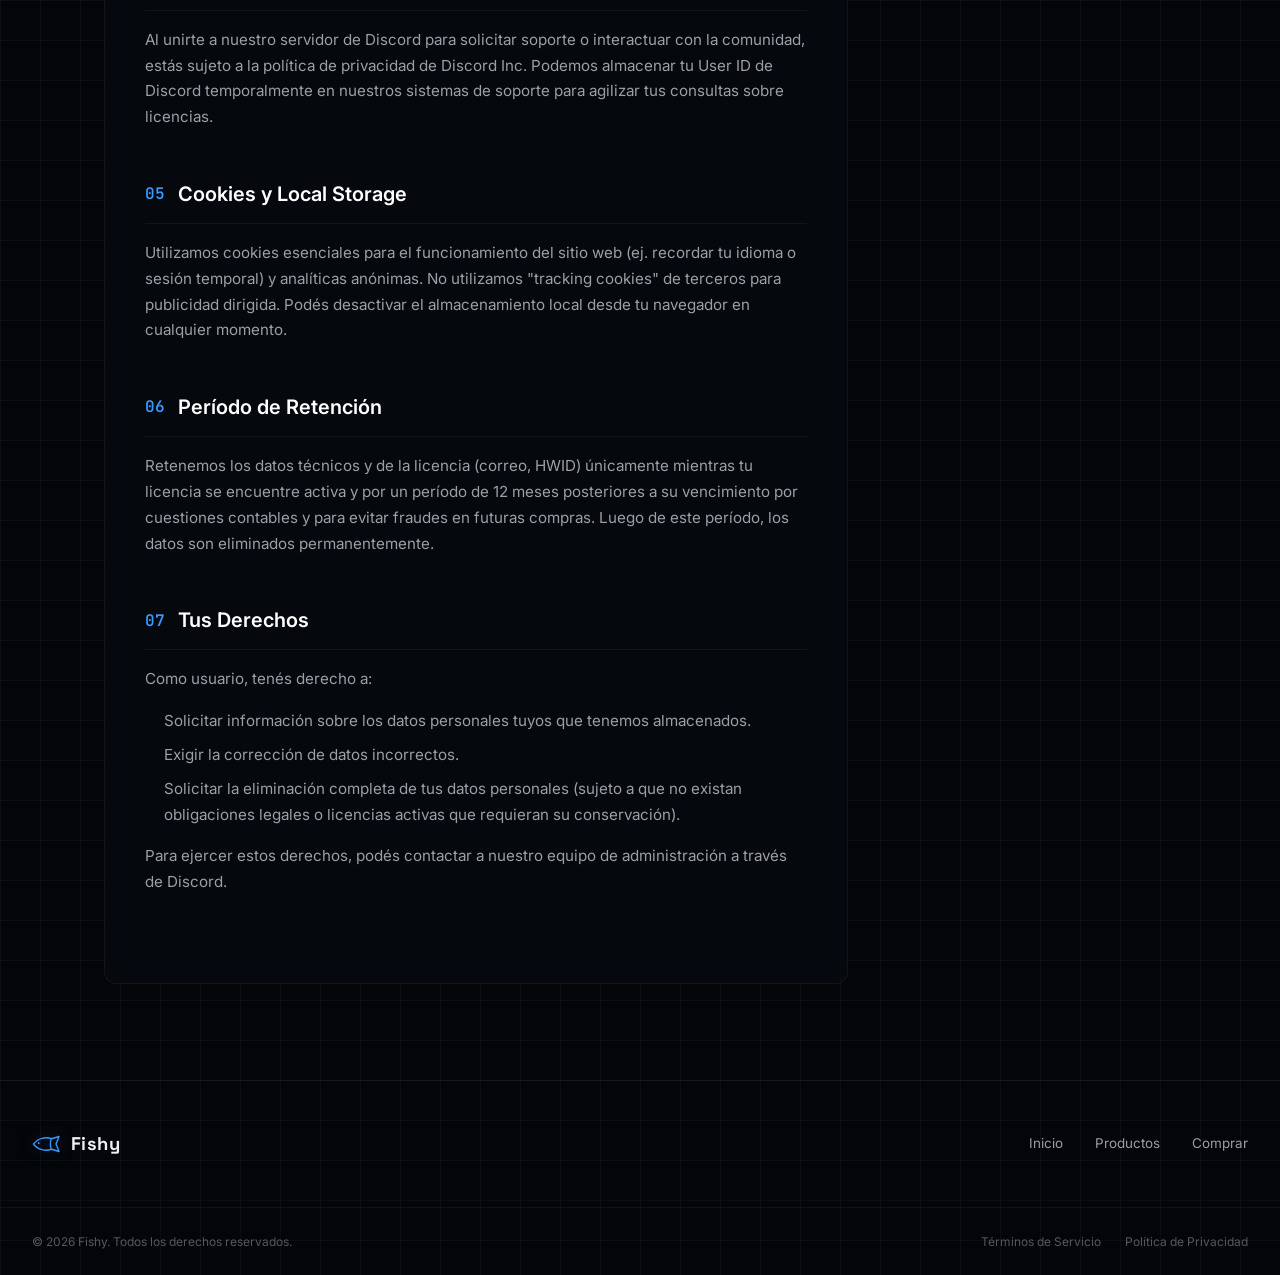
<file: privacy.html>
<!DOCTYPE html>
<html lang="es-AR">

<head>
  <meta charset="UTF-8">
  <meta name="viewport" content="width=device-width, initial-scale=1.0, viewport-fit=cover">
  <title>Fishy AI</title>
  <meta name="description" content="Política de Privacidad de Fishy. Información sobre la recopilación y procesamiento de datos personales.">
  <link rel="icon" type="image/svg+xml" href="favicon.svg">
  <link rel="preconnect" href="https://fonts.googleapis.com">
  <link rel="preconnect" href="https://fonts.gstatic.com" crossorigin>
  <link href="https://fonts.googleapis.com/css2?family=Inter:wght@300;400;500;600;700;900&family=Space+Grotesk:wght@400;500;600;700&family=JetBrains+Mono:wght@400;500;700&display=swap" rel="stylesheet">
  <link rel="stylesheet" href="style.css">
</head>

<body class="legal-page-body">

  <!-- ============ NAV ============ -->
  <header class="nav" id="nav">
    <div class="nav-inner">
      <div class="nav-left">
        <a href="index.html" class="logo">
          <svg class="logo-mark" viewBox="0 0 40 24" fill="none" xmlns="http://www.w3.org/2000/svg">
            <path d="M2 12C8 4 18 2 26 5C24 8 24 16 26 19C18 22 8 20 2 12Z" stroke="currentColor" stroke-width="1.8" stroke-linejoin="round"/>
            <path d="M26 5L36 2L32 12L36 22L26 19" stroke="currentColor" stroke-width="1.8" stroke-linejoin="round"/>
            <circle cx="9" cy="11" r="1.2" fill="currentColor"/>
          </svg>
          <span>Fishy</span>
        </a>
      </div>

      <nav class="nav-links">
        <a href="index.html">Inicio</a>
        <a href="index.html#features">Productos</a>
        <a href="index.html#faq">FAQ</a>
      </nav>

      <div class="nav-right">
        <a href="https://discord.gg/fishycs" target="_blank" rel="noopener" class="nav-discord">
          <svg viewBox="0 0 24 24" fill="currentColor"><path d="M20.317 4.37a19.791 19.791 0 0 0-4.885-1.515.074.074 0 0 0-.079.037c-.21.375-.444.864-.608 1.25a18.27 18.27 0 0 0-5.487 0 12.64 12.64 0 0 0-.617-1.25.077.077 0 0 0-.079-.037A19.736 19.736 0 0 0 3.677 4.37a.07.07 0 0 0-.032.027C.533 9.046-.32 13.58.099 18.057a.082.082 0 0 0 .031.057 19.9 19.9 0 0 0 5.993 3.03.078.078 0 0 0 .084-.028c.462-.63.874-1.295 1.226-1.994a13.107 13.107 0 0 1-1.872-.892.077.077 0 0 1-.008-.128c.12-.094.246-.198.373-.292a.074.074 0 0 1 .078-.01c3.928 1.793 8.18 1.793 12.061 0a.074.074 0 0 1 .078.01c.12.094.246.198.373.292a.077.077 0 0 1-.006.127 12.299 12.299 0 0 1-1.873.892c.36.698.772 1.362 1.225 1.993a.076.076 0 0 0 .084.028 19.839 19.839 0 0 0 6.002-3.03.077.077 0 0 0 .032-.054c.5-5.177-.838-9.674-3.549-13.66a.061.061 0 0 0-.031-.028z"/></svg>
          Discord
        </a>
      </div>

      <button class="nav-toggle" id="navToggle" aria-label="Menú" aria-expanded="false">
        <span></span><span></span><span></span>
      </button>
    </div>
  </header>

  <main class="legal-page">
    <div class="legal-breadcrumbs">
      <a href="index.html">Inicio</a> <span>/</span> Política de Privacidad
    </div>

    <div class="legal-header">
      <span class="eyebrow">Legal</span>
      <h1>Política de Privacidad</h1>
      <p>Información sobre la recopilación y procesamiento de datos personales aplicable a usuarios de la plataforma.</p>
      
      <div class="legal-meta">
        <span><strong>Versión:</strong> 1.0</span>
        <span><strong>Actualizado:</strong> 1 Agosto, 2026</span>
        <span><strong>Idioma:</strong> Español (ARG)</span>
      </div>
    </div>

    <div class="legal-layout">
      <!-- MAIN CONTENT -->
      <div class="legal-main">
        <a href="index.html" class="legal-back-link">
          <svg viewBox="0 0 24 24" fill="none" stroke="currentColor" stroke-width="2" stroke-linecap="round"><path d="M19 12H5M12 19l-7-7 7-7"/></svg>
          Volver a la página principal
        </a>

        <div class="legal-content-container">

          <div class="legal-toc">
            <h4>Tabla de Contenidos</h4>
            <div class="toc-grid">
              <a href="#01" class="toc-link"><span class="toc-num">01</span> Controlador de Datos</a>
              <a href="#02" class="toc-link"><span class="toc-num">02</span> Datos que Recopilamos</a>
              <a href="#03" class="toc-link"><span class="toc-num">03</span> Procesadores de Pago</a>
              <a href="#04" class="toc-link"><span class="toc-num">04</span> Integración con Discord</a>
              <a href="#05" class="toc-link"><span class="toc-num">05</span> Cookies y Local Storage</a>
              <a href="#06" class="toc-link"><span class="toc-num">06</span> Período de Retención</a>
              <a href="#07" class="toc-link"><span class="toc-num">07</span> Tus Derechos</a>
            </div>
          </div>

          <div class="legal-section" id="01">
            <h2><span class="sec-num">01</span> Controlador de Datos</h2>
            <p>Fishy es el controlador responsable del procesamiento de los datos personales ingresados en este sitio web. Nos comprometemos a mantener tu información segura y tratarla estrictamente de acuerdo con las leyes de protección de datos vigentes en la República Argentina (Ley 25.326).</p>
          </div>

          <div class="legal-section" id="02">
            <h2><span class="sec-num">02</span> Datos que Recopilamos</h2>
            <p>Al utilizar Fishy, podemos recopilar la siguiente información:</p>
            <ul>
              <li><strong>Datos de contacto:</strong> Correo electrónico y usuario de Discord (si lo provees para soporte).</li>
              <li><strong>Datos técnicos:</strong> Dirección IP (solo por seguridad temporal), tipo de navegador, sistema operativo y logs básicos del servidor para prevenir fraudes.</li>
              <li><strong>Datos del cliente:</strong> HWID (Hardware ID) se recopila al ejecutar el software única y exclusivamente para vincular tu licencia a tu equipo y evitar el uso compartido de la misma.</li>
            </ul>
          </div>

          <div class="legal-section" id="03">
            <h2><span class="sec-num">03</span> Procesadores de Pago</h2>
            <p>Todos los pagos realizados a través del sitio son procesados de forma externa y segura. Fishy <strong>no procesa, ni almacena, ni tiene acceso a tu información financiera completa</strong> (ej. número de tarjeta de crédito). Utilizamos proveedores como Stripe o Mercado Pago, quienes manejan tus datos bajo sus propios estándares de seguridad y políticas de privacidad.</p>
          </div>

          <div class="legal-section" id="04">
            <h2><span class="sec-num">04</span> Integración con Discord</h2>
            <p>Al unirte a nuestro servidor de Discord para solicitar soporte o interactuar con la comunidad, estás sujeto a la política de privacidad de Discord Inc. Podemos almacenar tu User ID de Discord temporalmente en nuestros sistemas de soporte para agilizar tus consultas sobre licencias.</p>
          </div>

          <div class="legal-section" id="05">
            <h2><span class="sec-num">05</span> Cookies y Local Storage</h2>
            <p>Utilizamos cookies esenciales para el funcionamiento del sitio web (ej. recordar tu idioma o sesión temporal) y analíticas anónimas. No utilizamos "tracking cookies" de terceros para publicidad dirigida. Podés desactivar el almacenamiento local desde tu navegador en cualquier momento.</p>
          </div>

          <div class="legal-section" id="06">
            <h2><span class="sec-num">06</span> Período de Retención</h2>
            <p>Retenemos los datos técnicos y de la licencia (correo, HWID) únicamente mientras tu licencia se encuentre activa y por un período de 12 meses posteriores a su vencimiento por cuestiones contables y para evitar fraudes en futuras compras. Luego de este período, los datos son eliminados permanentemente.</p>
          </div>

          <div class="legal-section" id="07">
            <h2><span class="sec-num">07</span> Tus Derechos</h2>
            <p>Como usuario, tenés derecho a:</p>
            <ul>
              <li>Solicitar información sobre los datos personales tuyos que tenemos almacenados.</li>
              <li>Exigir la corrección de datos incorrectos.</li>
              <li>Solicitar la eliminación completa de tus datos personales (sujeto a que no existan obligaciones legales o licencias activas que requieran su conservación).</li>
            </ul>
            <p>Para ejercer estos derechos, podés contactar a nuestro equipo de administración a través de Discord.</p>
          </div>

        </div>
      </div>

      <!-- SIDEBAR -->
      <aside class="legal-sidebar">
        <div class="legal-sidebar-title">Legal</div>
        <nav class="legal-sidebar-nav">
          <a href="terms.html" class="sidebar-link">Términos de Servicio</a>
          <a href="privacy.html" class="sidebar-link active">Política de Privacidad</a>
          <a href="purchase.html" class="sidebar-link">Renuncia de Responsabilidad</a>
        </nav>
      </aside>
    </div>
  </main>

  <footer class="footer">
    <div class="footer-main">
      <a href="index.html" class="logo">
        <svg class="logo-mark" viewBox="0 0 40 24" fill="none" xmlns="http://www.w3.org/2000/svg">
          <path d="M2 12C8 4 18 2 26 5C24 8 24 16 26 19C18 22 8 20 2 12Z" stroke="currentColor" stroke-width="1.8" stroke-linejoin="round"/>
          <path d="M26 5L36 2L32 12L36 22L26 19" stroke="currentColor" stroke-width="1.8" stroke-linejoin="round"/>
          <circle cx="9" cy="11" r="1.2" fill="currentColor"/>
        </svg>
        <span>Fishy</span>
      </a>
      <div class="footer-links">
        <a href="index.html">Inicio</a>
        <a href="index.html#features">Productos</a>
        <a href="purchase.html">Comprar</a>
      </div>
    </div>
    <div class="footer-bottom">
      <p>© 2026 Fishy. Todos los derechos reservados.</p>
      <div class="footer-legal-links">
        <a href="terms.html">Términos de Servicio</a>
        <a href="privacy.html">Política de Privacidad</a>
      </div>
    </div>
  </footer>

  <script src="script.js"></script>
</body>
</html>
</file>
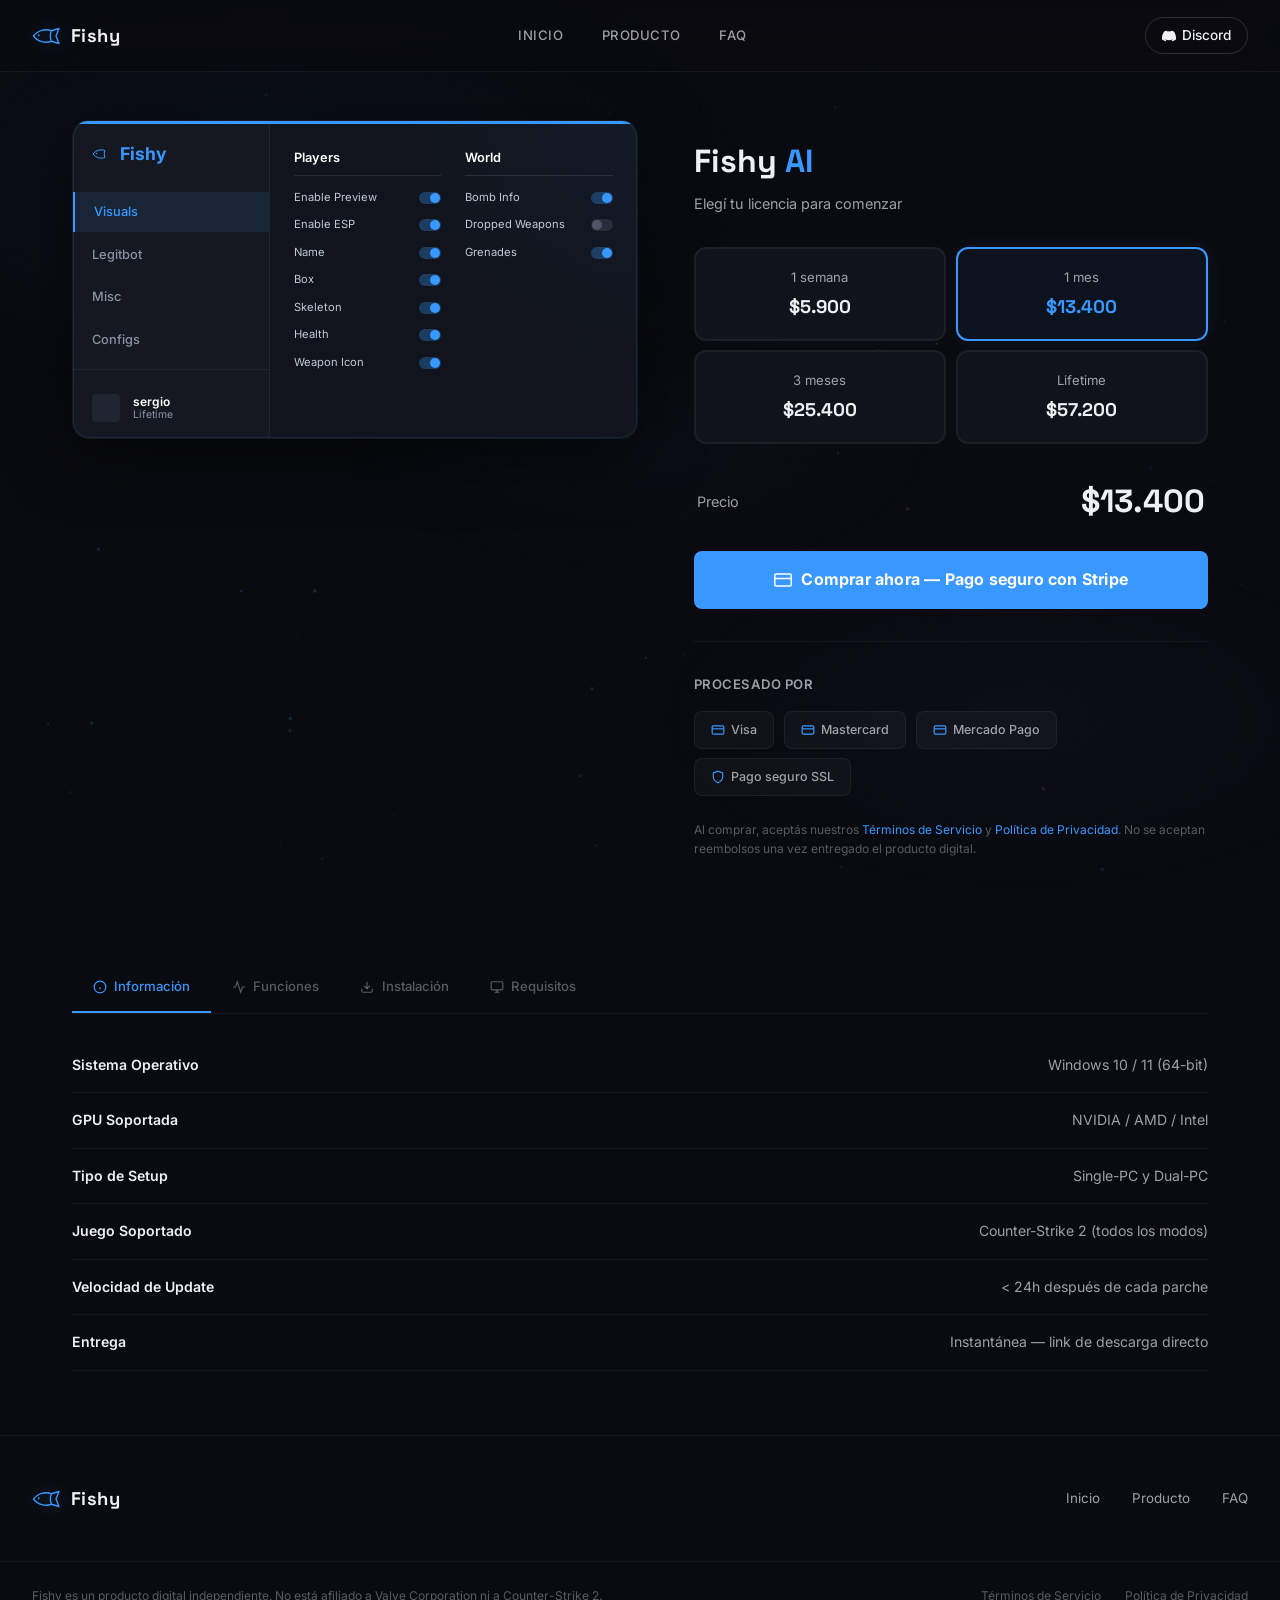
<file: purchase.html>
<!DOCTYPE html>
<html lang="es-AR">

<head>
  <meta charset="UTF-8">
  <meta name="viewport" content="width=device-width, initial-scale=1.0, viewport-fit=cover">
  <title>Fishy AI</title>
  <meta name="description" content="Elegí tu licencia Fishy y pagá de forma segura con Stripe. Entrega instantánea de productos digitales para CS2.">
  <link rel="icon" type="image/svg+xml" href="favicon.svg">
  <link rel="preconnect" href="https://fonts.googleapis.com">
  <link rel="preconnect" href="https://fonts.gstatic.com" crossorigin>
  <link href="https://fonts.googleapis.com/css2?family=Inter:wght@300;400;500;600;700;900&family=Space+Grotesk:wght@400;500;600;700&family=JetBrains+Mono:wght@400;500;700&display=swap" rel="stylesheet">
  <link rel="stylesheet" href="style.css">
</head>

<body>

  <canvas id="particles"></canvas>
  <div class="cursor-glow" id="cursorGlow"></div>

  <!-- ============ NAV ============ -->
  <header class="nav" id="nav">
    <div class="nav-inner">
      <div class="nav-left">
        <a href="index.html" class="logo" aria-label="Fishy — inicio">
          <svg class="logo-mark" viewBox="0 0 40 24" fill="none" xmlns="http://www.w3.org/2000/svg">
            <path d="M2 12C8 4 18 2 26 5C24 8 24 16 26 19C18 22 8 20 2 12Z" stroke="currentColor" stroke-width="1.8" stroke-linejoin="round"/>
            <path d="M26 5L36 2L32 12L36 22L26 19" stroke="currentColor" stroke-width="1.8" stroke-linejoin="round"/>
            <circle cx="9" cy="11" r="1.2" fill="currentColor"/>
          </svg>
          <span>Fishy</span>
        </a>
      </div>

      <nav class="nav-links">
        <a href="index.html">INICIO</a>
        <a href="index.html#features">PRODUCTO</a>
        <a href="index.html#faq">FAQ</a>
      </nav>

      <div class="nav-right">
        <a href="https://discord.gg/fishycs" target="_blank" rel="noopener" class="nav-discord">
          <svg viewBox="0 0 24 24" fill="currentColor"><path d="M20.317 4.37a19.791 19.791 0 0 0-4.885-1.515.074.074 0 0 0-.079.037c-.21.375-.444.864-.608 1.25a18.27 18.27 0 0 0-5.487 0 12.64 12.64 0 0 0-.617-1.25.077.077 0 0 0-.079-.037A19.736 19.736 0 0 0 3.677 4.37a.07.07 0 0 0-.032.027C.533 9.046-.32 13.58.099 18.057a.082.082 0 0 0 .031.057 19.9 19.9 0 0 0 5.993 3.03.078.078 0 0 0 .084-.028c.462-.63.874-1.295 1.226-1.994a13.107 13.107 0 0 1-1.872-.892.077.077 0 0 1-.008-.128c.12-.094.246-.198.373-.292a.074.074 0 0 1 .078-.01c3.928 1.793 8.18 1.793 12.061 0a.074.074 0 0 1 .078.01c.12.094.246.198.373.292a.077.077 0 0 1-.006.127 12.299 12.299 0 0 1-1.873.892c.36.698.772 1.362 1.225 1.993a.076.076 0 0 0 .084.028 19.839 19.839 0 0 0 6.002-3.03.077.077 0 0 0 .032-.054c.5-5.177-.838-9.674-3.549-13.66a.061.061 0 0 0-.031-.028z"/></svg>
          Discord
        </a>
      </div>

      <button class="nav-toggle" id="navToggle" aria-label="Menú" aria-expanded="false">
        <span></span><span></span><span></span>
      </button>
    </div>
  </header>

  <!-- ============ PURCHASE ============ -->
  <main class="purchase-wrap">
    <div class="purchase-layout">

      <!-- Left: Visual -->
      <div class="purchase-visual reveal">
        <div class="purchase-visual-card">
          <div class="fishy-fake-ui">
            <div class="fm-sidebar">
              <div class="fm-brand">
                <svg viewBox="0 0 40 24" fill="none" stroke="currentColor" stroke-width="2"><path d="M2 12C8 4 18 2 26 5C24 8 24 16 26 19C18 22 8 20 2 12Z"/><circle cx="9" cy="11" r="1.5" fill="currentColor" stroke="none"/></svg>
                <span>Fishy</span>
              </div>
              <div class="fm-nav">
                <div class="fm-tab active">Visuals</div>
                <div class="fm-tab">Legitbot</div>
                <div class="fm-tab">Misc</div>
                <div class="fm-tab">Configs</div>
              </div>
              <div class="fm-user">
                <div class="fm-user-avatar"></div>
                <div class="fm-user-info">
                  <span class="u-name">sergio</span>
                  <span class="u-sub">Lifetime</span>
                </div>
              </div>
            </div>
            <div class="fm-content">
              <div class="fm-col">
                <div class="fm-title">Players</div>
                <div class="fm-row"><span>Enable Preview</span><div class="fm-toggle active"></div></div>
                <div class="fm-row"><span>Enable ESP</span><div class="fm-toggle active"></div></div>
                <div class="fm-row"><span>Name</span><div class="fm-toggle active"></div></div>
                <div class="fm-row"><span>Box</span><div class="fm-toggle active"></div></div>
                <div class="fm-row"><span>Skeleton</span><div class="fm-toggle active"></div></div>
                <div class="fm-row"><span>Health</span><div class="fm-toggle active"></div></div>
                <div class="fm-row"><span>Weapon Icon</span><div class="fm-toggle active"></div></div>
              </div>
              <div class="fm-col">
                <div class="fm-title">World</div>
                <div class="fm-row"><span>Bomb Info</span><div class="fm-toggle active"></div></div>
                <div class="fm-row"><span>Dropped Weapons</span><div class="fm-toggle"></div></div>
                <div class="fm-row"><span>Grenades</span><div class="fm-toggle active"></div></div>
              </div>
            </div>
          </div>
        </div>
      </div>

      <!-- Right: Panel -->
      <div class="purchase-panel reveal">
        <h2 class="product-name">Fishy <span class="accent">AI</span></h2>
        <p class="product-sub">Elegí tu licencia para comenzar</p>

        <div class="license-grid" id="licenseGrid">
          <div class="license-opt" data-plan="weekly" data-price="5900" data-label="1 Semana" data-stripe="https://buy.stripe.com/TU_LINK_SEMANAL">
            <div class="dur">1 semana</div>
            <div class="cost">$5.900</div>
          </div>
          <div class="license-opt selected" data-plan="monthly" data-price="13400" data-label="1 Mes" data-stripe="https://buy.stripe.com/TU_LINK_MENSUAL">
            <div class="dur">1 mes</div>
            <div class="cost">$13.400</div>
          </div>
          <div class="license-opt" data-plan="quarterly" data-price="25400" data-label="3 Meses" data-stripe="https://buy.stripe.com/TU_LINK_TRIMESTRAL">
            <div class="dur">3 meses</div>
            <div class="cost">$25.400</div>
          </div>
          <div class="license-opt" data-plan="lifetime" data-price="57200" data-label="Lifetime" data-stripe="https://buy.stripe.com/TU_LINK_LIFETIME">
            <div class="dur">Lifetime</div>
            <div class="cost">$57.200</div>
          </div>
        </div>

        <div class="price-row">
          <span class="label">Precio</span>
          <span class="total" id="totalPrice">$13.400</span>
        </div>

        <a href="https://buy.stripe.com/TU_LINK_MENSUAL" target="_blank" rel="noopener" class="btn-buy" id="buyBtn">
          <svg viewBox="0 0 24 24" width="18" height="18" fill="none" stroke="currentColor" stroke-width="2" stroke-linecap="round"><rect x="1" y="4" width="22" height="16" rx="2"/><line x1="1" y1="10" x2="23" y2="10"/></svg>
          Comprar ahora — Pago seguro con Stripe
        </a>

        <div class="payment-section">
          <h4>Procesado por</h4>
          <div class="payment-methods">
            <span class="payment-tag">
              <svg viewBox="0 0 24 24"><rect x="2" y="5" width="20" height="14" rx="2"/><line x1="2" y1="10" x2="22" y2="10"/></svg>
              Visa
            </span>
            <span class="payment-tag">
              <svg viewBox="0 0 24 24"><rect x="2" y="5" width="20" height="14" rx="2"/><line x1="2" y1="10" x2="22" y2="10"/></svg>
              Mastercard
            </span>
            <span class="payment-tag">
              <svg viewBox="0 0 24 24"><rect x="2" y="5" width="20" height="14" rx="2"/><line x1="2" y1="10" x2="22" y2="10"/></svg>
              Mercado Pago
            </span>
            <span class="payment-tag">
              <svg viewBox="0 0 24 24"><path d="M12 22s8-4 8-10V5l-8-3-8 3v7c0 6 8 10 8 10z"/></svg>
              Pago seguro SSL
            </span>
          </div>
        </div>

        <p style="font-size:0.75rem;color:var(--text-dim);margin-top:1.5rem;line-height:1.6;">Al comprar, aceptás nuestros <a href="terms.html" style="color:var(--accent);">Términos de Servicio</a> y <a href="privacy.html" style="color:var(--accent);">Política de Privacidad</a>. No se aceptan reembolsos una vez entregado el producto digital.</p>
      </div>

      <!-- Specs -->
      <div class="purchase-specs reveal">
        <div class="specs-nav" id="specsTabs">
          <button class="spec-tab active" data-tab="info">
            <svg viewBox="0 0 24 24"><circle cx="12" cy="12" r="10"/><line x1="12" y1="16" x2="12" y2="12"/><line x1="12" y1="8" x2="12.01" y2="8"/></svg>
            Información
          </button>
          <button class="spec-tab" data-tab="features">
            <svg viewBox="0 0 24 24"><polyline points="22 12 18 12 15 21 9 3 6 12 2 12"/></svg>
            Funciones
          </button>
          <button class="spec-tab" data-tab="install">
            <svg viewBox="0 0 24 24"><path d="M21 15v4a2 2 0 0 1-2 2H5a2 2 0 0 1-2-2v-4"/><polyline points="7 10 12 15 17 10"/><line x1="12" y1="15" x2="12" y2="3"/></svg>
            Instalación
          </button>
          <button class="spec-tab" data-tab="reqs">
            <svg viewBox="0 0 24 24"><rect x="2" y="3" width="20" height="14" rx="2"/><line x1="8" y1="21" x2="16" y2="21"/><line x1="12" y1="17" x2="12" y2="21"/></svg>
            Requisitos
          </button>
        </div>

        <table class="spec-table" id="tab-info">
          <tr><td>Sistema Operativo</td><td>Windows 10 / 11 (64-bit)</td></tr>
          <tr><td>GPU Soportada</td><td>NVIDIA / AMD / Intel</td></tr>
          <tr><td>Tipo de Setup</td><td>Single-PC y Dual-PC</td></tr>
          <tr><td>Juego Soportado</td><td>Counter-Strike 2 (todos los modos)</td></tr>
          <tr><td>Velocidad de Update</td><td>&lt; 24h después de cada parche</td></tr>
          <tr><td>Entrega</td><td>Instantánea — link de descarga directo</td></tr>
        </table>
        <table class="spec-table" id="tab-features" style="display:none;">
          <tr><td>AI Aim Assist</td><td>FOV, Smoothing, Delay de reacción</td></tr>
          <tr><td>ESP Completo</td><td>Cajas, Esqueletos, Vida, Nombres</td></tr>
          <tr><td>Triggerbot</td><td>Delay y timing configurables</td></tr>
          <tr><td>Radar</td><td>Info completa del minimap en tiempo real</td></tr>
          <tr><td>Movimiento</td><td>Optimización de strafe asistido</td></tr>
          <tr><td>Presets</td><td>Natural / Agresivo listos para usar</td></tr>
        </table>
        <table class="spec-table" id="tab-install" style="display:none;">
          <tr><td>Paso 1</td><td>Completá la compra en esta página</td></tr>
          <tr><td>Paso 2</td><td>Descargá el launcher desde tu orden</td></tr>
          <tr><td>Paso 3</td><td>Ejecutá el launcher antes de abrir CS2</td></tr>
          <tr><td>Paso 4</td><td>Presioná INSERT en partida para abrir menú</td></tr>
          <tr><td>Importante</td><td>Desactivar Windows Defender durante el setup</td></tr>
          <tr><td>Tiempo Total</td><td>Menos de 2 minutos</td></tr>
        </table>
        <table class="spec-table" id="tab-reqs" style="display:none;">
          <tr><td>SO</td><td>Windows 10/11 (64-bit)</td></tr>
          <tr><td>CPU</td><td>Cualquier procesador moderno</td></tr>
          <tr><td>GPU</td><td>NVIDIA / AMD / Intel</td></tr>
          <tr><td>RAM</td><td>8 GB mínimo</td></tr>
          <tr><td>Disco</td><td>~50 MB de espacio libre</td></tr>
          <tr><td>Juego</td><td>CS2 instalado (Steam)</td></tr>
        </table>
      </div>
    </div>
  </main>

  <!-- ============ FOOTER ============ -->
  <footer class="footer">
    <div class="footer-main">
      <a href="index.html" class="logo">
        <svg class="logo-mark" viewBox="0 0 40 24" fill="none" xmlns="http://www.w3.org/2000/svg">
          <path d="M2 12C8 4 18 2 26 5C24 8 24 16 26 19C18 22 8 20 2 12Z" stroke="currentColor" stroke-width="1.8" stroke-linejoin="round"/>
          <path d="M26 5L36 2L32 12L36 22L26 19" stroke="currentColor" stroke-width="1.8" stroke-linejoin="round"/>
          <circle cx="9" cy="11" r="1.2" fill="currentColor"/>
        </svg>
        <span>Fishy</span>
      </a>
      <div class="footer-links">
        <a href="index.html">Inicio</a>
        <a href="index.html#features">Producto</a>
        <a href="index.html#faq">FAQ</a>
      </div>
    </div>
    <div class="footer-bottom">
      <p>Fishy es un producto digital independiente. No está afiliado a Valve Corporation ni a Counter-Strike 2.</p>
      <div class="footer-legal-links">
        <a href="terms.html">Términos de Servicio</a>
        <a href="privacy.html">Política de Privacidad</a>
      </div>
    </div>
  </footer>

  <script src="script.js"></script>
  <script>
    // ============ LICENSE SELECTOR ============
    const grid = document.getElementById('licenseGrid');
    const priceEl = document.getElementById('totalPrice');
    const buyLink = document.getElementById('buyBtn');
    const opts = grid.querySelectorAll('.license-opt');
    const prices = { weekly:'$5.000', monthly:'$10.000', quarterly:'$20.000', lifetime:'$25.000' };

    let selectedPlan = 'monthly';

    opts.forEach(o => {
      o.addEventListener('click', () => {
        opts.forEach(x => x.classList.remove('selected'));
        o.classList.add('selected');
        selectedPlan = o.dataset.plan;
        priceEl.textContent = prices[selectedPlan];
        buyLink.href = o.dataset.stripe;
      });
    });

    // URL param pre-selection
    const sp = new URLSearchParams(window.location.search);
    const pp = sp.get('plan');
    if (pp && prices[pp]) {
      opts.forEach(x => x.classList.remove('selected'));
      const t = grid.querySelector(`[data-plan="${pp}"]`);
      if (t) { t.classList.add('selected'); selectedPlan = pp; priceEl.textContent = prices[pp]; buyLink.href = t.dataset.stripe; }
    }

    // ============ SPECS TABS ============
    const tabs = document.querySelectorAll('.spec-tab');
    const tabIds = ['info','features','install','reqs'];
    tabs.forEach(tab => {
      tab.addEventListener('click', () => {
        tabs.forEach(t => t.classList.remove('active'));
        tab.classList.add('active');
        const active = tab.dataset.tab;
        tabIds.forEach(id => {
          const el = document.getElementById('tab-' + id);
          if (el) el.style.display = (id === active) ? '' : 'none';
        });
      });
    });
  </script>
</body>
</html>
</file>
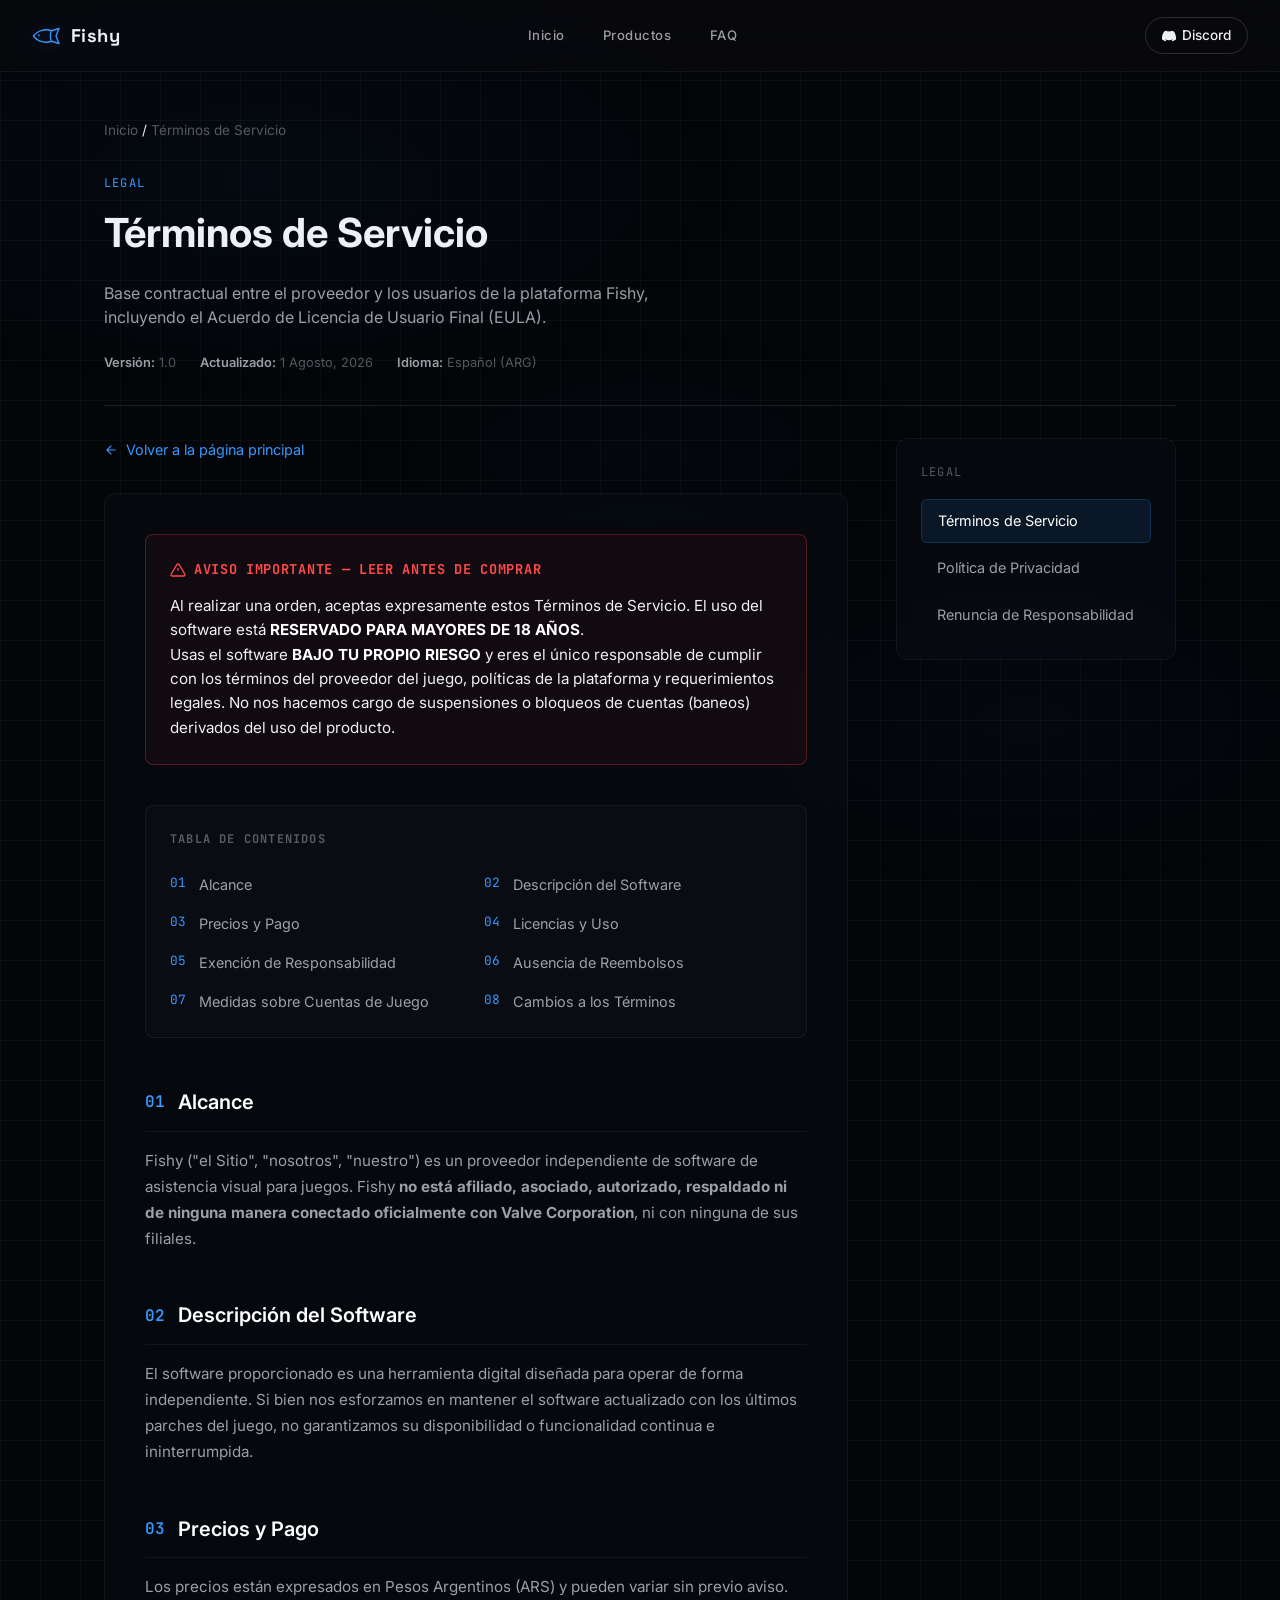
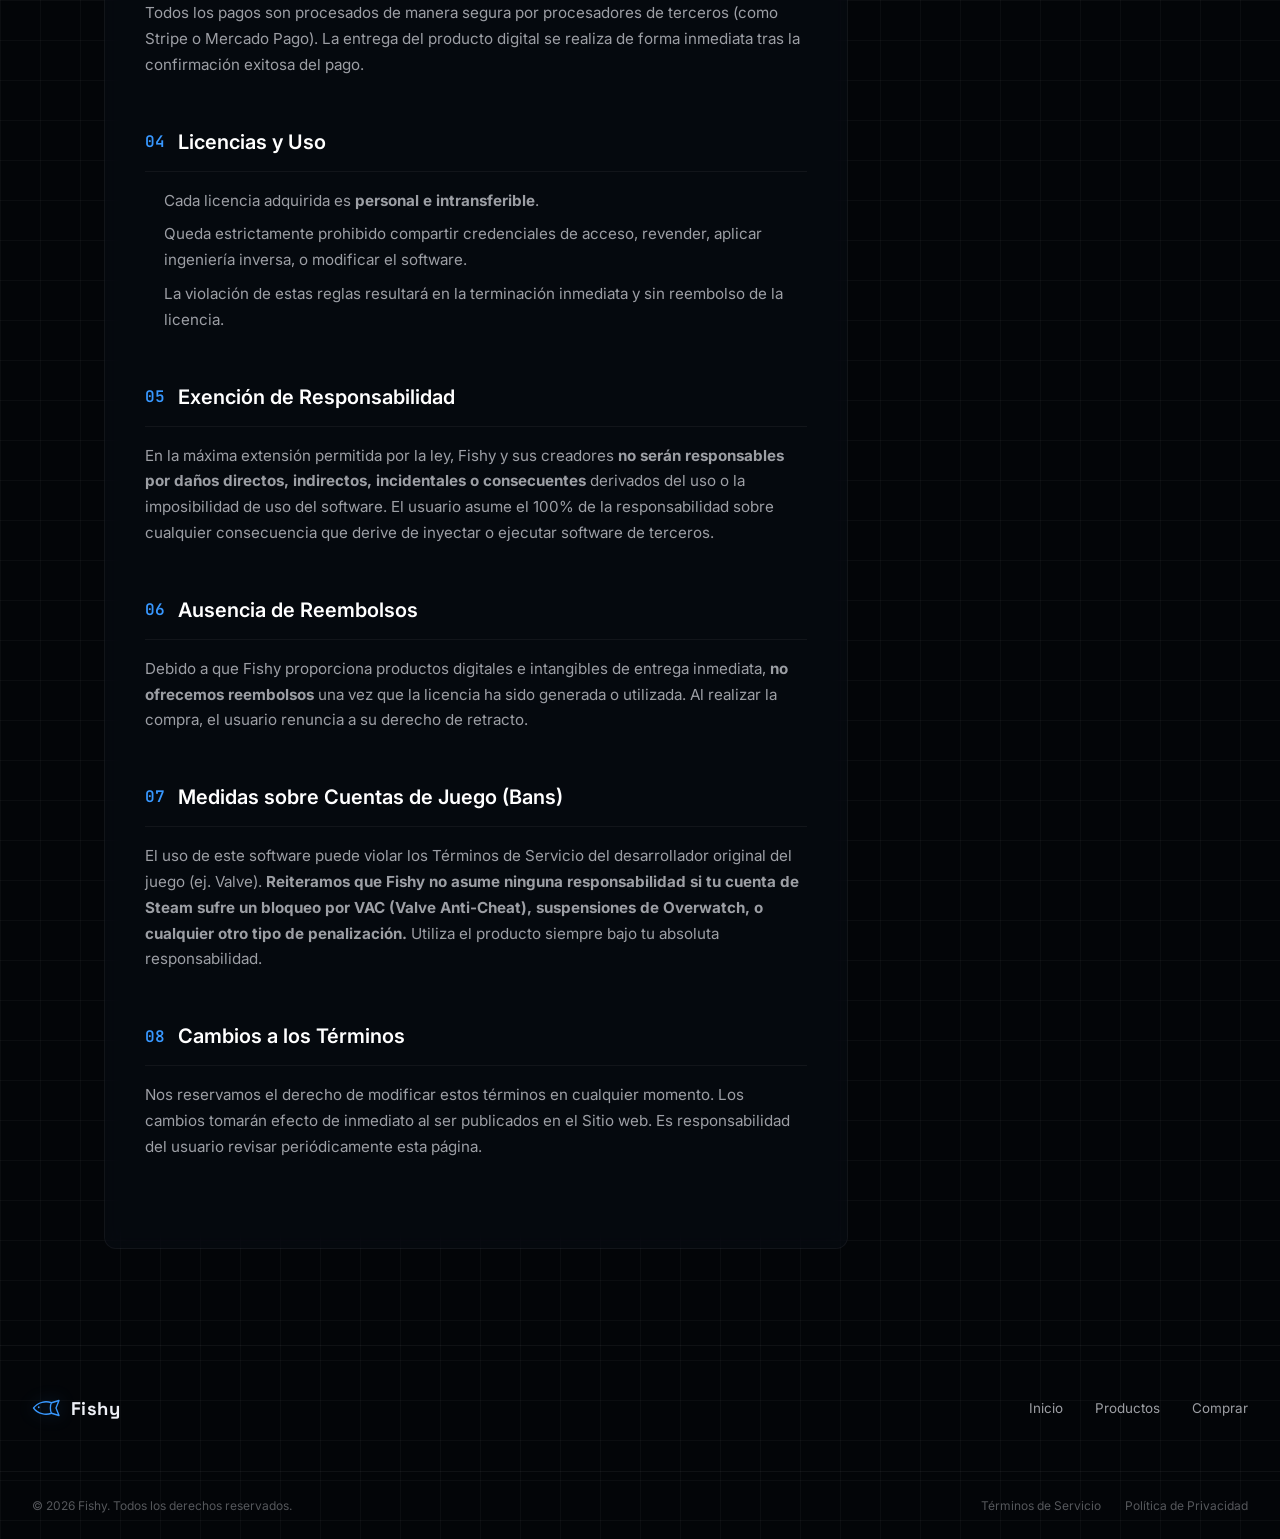
<file: terms.html>
<!DOCTYPE html>
<html lang="es-AR">

<head>
  <meta charset="UTF-8">
  <meta name="viewport" content="width=device-width, initial-scale=1.0, viewport-fit=cover">
  <title>Fishy AI</title>
  <meta name="description" content="Términos de Servicio de Fishy. Base contractual entre el proveedor y los usuarios de la plataforma Fishy.">
  <link rel="icon" type="image/svg+xml" href="favicon.svg">
  <link rel="preconnect" href="https://fonts.googleapis.com">
  <link rel="preconnect" href="https://fonts.gstatic.com" crossorigin>
  <link href="https://fonts.googleapis.com/css2?family=Inter:wght@300;400;500;600;700;900&family=Space+Grotesk:wght@400;500;600;700&family=JetBrains+Mono:wght@400;500;700&display=swap" rel="stylesheet">
  <link rel="stylesheet" href="style.css">
</head>

<body class="legal-page-body">

  <!-- ============ NAV ============ -->
  <header class="nav" id="nav">
    <div class="nav-inner">
      <div class="nav-left">
        <a href="index.html" class="logo">
          <svg class="logo-mark" viewBox="0 0 40 24" fill="none" xmlns="http://www.w3.org/2000/svg">
            <path d="M2 12C8 4 18 2 26 5C24 8 24 16 26 19C18 22 8 20 2 12Z" stroke="currentColor" stroke-width="1.8" stroke-linejoin="round"/>
            <path d="M26 5L36 2L32 12L36 22L26 19" stroke="currentColor" stroke-width="1.8" stroke-linejoin="round"/>
            <circle cx="9" cy="11" r="1.2" fill="currentColor"/>
          </svg>
          <span>Fishy</span>
        </a>
      </div>

      <nav class="nav-links">
        <a href="index.html">Inicio</a>
        <a href="index.html#features">Productos</a>
        <a href="index.html#faq">FAQ</a>
      </nav>

      <div class="nav-right">
        <a href="https://discord.gg/fishycs" target="_blank" rel="noopener" class="nav-discord">
          <svg viewBox="0 0 24 24" fill="currentColor"><path d="M20.317 4.37a19.791 19.791 0 0 0-4.885-1.515.074.074 0 0 0-.079.037c-.21.375-.444.864-.608 1.25a18.27 18.27 0 0 0-5.487 0 12.64 12.64 0 0 0-.617-1.25.077.077 0 0 0-.079-.037A19.736 19.736 0 0 0 3.677 4.37a.07.07 0 0 0-.032.027C.533 9.046-.32 13.58.099 18.057a.082.082 0 0 0 .031.057 19.9 19.9 0 0 0 5.993 3.03.078.078 0 0 0 .084-.028c.462-.63.874-1.295 1.226-1.994a13.107 13.107 0 0 1-1.872-.892.077.077 0 0 1-.008-.128c.12-.094.246-.198.373-.292a.074.074 0 0 1 .078-.01c3.928 1.793 8.18 1.793 12.061 0a.074.074 0 0 1 .078.01c.12.094.246.198.373.292a.077.077 0 0 1-.006.127 12.299 12.299 0 0 1-1.873.892c.36.698.772 1.362 1.225 1.993a.076.076 0 0 0 .084.028 19.839 19.839 0 0 0 6.002-3.03.077.077 0 0 0 .032-.054c.5-5.177-.838-9.674-3.549-13.66a.061.061 0 0 0-.031-.028z"/></svg>
          Discord
        </a>
      </div>

      <button class="nav-toggle" id="navToggle" aria-label="Menú" aria-expanded="false">
        <span></span><span></span><span></span>
      </button>
    </div>
  </header>

  <main class="legal-page">
    <div class="legal-breadcrumbs">
      <a href="index.html">Inicio</a> <span>/</span> Términos de Servicio
    </div>

    <div class="legal-header">
      <span class="eyebrow">Legal</span>
      <h1>Términos de Servicio</h1>
      <p>Base contractual entre el proveedor y los usuarios de la plataforma Fishy, incluyendo el Acuerdo de Licencia de Usuario Final (EULA).</p>
      
      <div class="legal-meta">
        <span><strong>Versión:</strong> 1.0</span>
        <span><strong>Actualizado:</strong> 1 Agosto, 2026</span>
        <span><strong>Idioma:</strong> Español (ARG)</span>
      </div>
    </div>

    <div class="legal-layout">
      <!-- MAIN CONTENT -->
      <div class="legal-main">
        <a href="index.html" class="legal-back-link">
          <svg viewBox="0 0 24 24" fill="none" stroke="currentColor" stroke-width="2" stroke-linecap="round"><path d="M19 12H5M12 19l-7-7 7-7"/></svg>
          Volver a la página principal
        </a>

        <div class="legal-content-container">
          
          <div class="legal-warning-box">
            <h4>
              <svg viewBox="0 0 24 24" width="16" height="16" fill="none" stroke="currentColor" stroke-width="2"><path d="M10.29 3.86L1.82 18a2 2 0 0 0 1.71 3h16.94a2 2 0 0 0 1.71-3L13.71 3.86a2 2 0 0 0-3.42 0z"/><line x1="12" y1="9" x2="12" y2="13"/><line x1="12" y1="17" x2="12.01" y2="17"/></svg>
              AVISO IMPORTANTE — LEER ANTES DE COMPRAR
            </h4>
            <p>Al realizar una orden, aceptas expresamente estos Términos de Servicio. El uso del software está <strong>RESERVADO PARA MAYORES DE 18 AÑOS</strong>.</p>
            <p>Usas el software <strong>BAJO TU PROPIO RIESGO</strong> y eres el único responsable de cumplir con los términos del proveedor del juego, políticas de la plataforma y requerimientos legales. No nos hacemos cargo de suspensiones o bloqueos de cuentas (baneos) derivados del uso del producto.</p>
          </div>

          <div class="legal-toc">
            <h4>Tabla de Contenidos</h4>
            <div class="toc-grid">
              <a href="#01" class="toc-link"><span class="toc-num">01</span> Alcance</a>
              <a href="#02" class="toc-link"><span class="toc-num">02</span> Descripción del Software</a>
              <a href="#03" class="toc-link"><span class="toc-num">03</span> Precios y Pago</a>
              <a href="#04" class="toc-link"><span class="toc-num">04</span> Licencias y Uso</a>
              <a href="#05" class="toc-link"><span class="toc-num">05</span> Exención de Responsabilidad</a>
              <a href="#06" class="toc-link"><span class="toc-num">06</span> Ausencia de Reembolsos</a>
              <a href="#07" class="toc-link"><span class="toc-num">07</span> Medidas sobre Cuentas de Juego</a>
              <a href="#08" class="toc-link"><span class="toc-num">08</span> Cambios a los Términos</a>
            </div>
          </div>

          <div class="legal-section" id="01">
            <h2><span class="sec-num">01</span> Alcance</h2>
            <p>Fishy ("el Sitio", "nosotros", "nuestro") es un proveedor independiente de software de asistencia visual para juegos. Fishy <strong>no está afiliado, asociado, autorizado, respaldado ni de ninguna manera conectado oficialmente con Valve Corporation</strong>, ni con ninguna de sus filiales.</p>
          </div>

          <div class="legal-section" id="02">
            <h2><span class="sec-num">02</span> Descripción del Software</h2>
            <p>El software proporcionado es una herramienta digital diseñada para operar de forma independiente. Si bien nos esforzamos en mantener el software actualizado con los últimos parches del juego, no garantizamos su disponibilidad o funcionalidad continua e ininterrumpida.</p>
          </div>

          <div class="legal-section" id="03">
            <h2><span class="sec-num">03</span> Precios y Pago</h2>
            <p>Los precios están expresados en Pesos Argentinos (ARS) y pueden variar sin previo aviso. Todos los pagos son procesados de manera segura por procesadores de terceros (como Stripe o Mercado Pago). La entrega del producto digital se realiza de forma inmediata tras la confirmación exitosa del pago.</p>
          </div>

          <div class="legal-section" id="04">
            <h2><span class="sec-num">04</span> Licencias y Uso</h2>
            <ul>
              <li>Cada licencia adquirida es <strong>personal e intransferible</strong>.</li>
              <li>Queda estrictamente prohibido compartir credenciales de acceso, revender, aplicar ingeniería inversa, o modificar el software.</li>
              <li>La violación de estas reglas resultará en la terminación inmediata y sin reembolso de la licencia.</li>
            </ul>
          </div>

          <div class="legal-section" id="05">
            <h2><span class="sec-num">05</span> Exención de Responsabilidad</h2>
            <p>En la máxima extensión permitida por la ley, Fishy y sus creadores <strong>no serán responsables por daños directos, indirectos, incidentales o consecuentes</strong> derivados del uso o la imposibilidad de uso del software. El usuario asume el 100% de la responsabilidad sobre cualquier consecuencia que derive de inyectar o ejecutar software de terceros.</p>
          </div>

          <div class="legal-section" id="06">
            <h2><span class="sec-num">06</span> Ausencia de Reembolsos</h2>
            <p>Debido a que Fishy proporciona productos digitales e intangibles de entrega inmediata, <strong>no ofrecemos reembolsos</strong> una vez que la licencia ha sido generada o utilizada. Al realizar la compra, el usuario renuncia a su derecho de retracto.</p>
          </div>

          <div class="legal-section" id="07">
            <h2><span class="sec-num">07</span> Medidas sobre Cuentas de Juego (Bans)</h2>
            <p>El uso de este software puede violar los Términos de Servicio del desarrollador original del juego (ej. Valve). <strong>Reiteramos que Fishy no asume ninguna responsabilidad si tu cuenta de Steam sufre un bloqueo por VAC (Valve Anti-Cheat), suspensiones de Overwatch, o cualquier otro tipo de penalización.</strong> Utiliza el producto siempre bajo tu absoluta responsabilidad.</p>
          </div>

          <div class="legal-section" id="08">
            <h2><span class="sec-num">08</span> Cambios a los Términos</h2>
            <p>Nos reservamos el derecho de modificar estos términos en cualquier momento. Los cambios tomarán efecto de inmediato al ser publicados en el Sitio web. Es responsabilidad del usuario revisar periódicamente esta página.</p>
          </div>

        </div>
      </div>

      <!-- SIDEBAR -->
      <aside class="legal-sidebar">
        <div class="legal-sidebar-title">Legal</div>
        <nav class="legal-sidebar-nav">
          <a href="terms.html" class="sidebar-link active">Términos de Servicio</a>
          <a href="privacy.html" class="sidebar-link">Política de Privacidad</a>
          <a href="purchase.html" class="sidebar-link">Renuncia de Responsabilidad</a>
        </nav>
      </aside>
    </div>
  </main>

  <footer class="footer">
    <div class="footer-main">
      <a href="index.html" class="logo">
        <svg class="logo-mark" viewBox="0 0 40 24" fill="none" xmlns="http://www.w3.org/2000/svg">
          <path d="M2 12C8 4 18 2 26 5C24 8 24 16 26 19C18 22 8 20 2 12Z" stroke="currentColor" stroke-width="1.8" stroke-linejoin="round"/>
          <path d="M26 5L36 2L32 12L36 22L26 19" stroke="currentColor" stroke-width="1.8" stroke-linejoin="round"/>
          <circle cx="9" cy="11" r="1.2" fill="currentColor"/>
        </svg>
        <span>Fishy</span>
      </a>
      <div class="footer-links">
        <a href="index.html">Inicio</a>
        <a href="index.html#features">Productos</a>
        <a href="purchase.html">Comprar</a>
      </div>
    </div>
    <div class="footer-bottom">
      <p>© 2026 Fishy. Todos los derechos reservados.</p>
      <div class="footer-legal-links">
        <a href="terms.html">Términos de Servicio</a>
        <a href="privacy.html">Política de Privacidad</a>
      </div>
    </div>
  </footer>

  <script src="script.js"></script>
</body>
</html>
</file>
<file: style.css>
﻿/* ============================================================
   FISHY CS2 â€” ULTRA PREMIUM DARK DESIGN v8.0
   ============================================================ */

/* ---------- CUSTOM PROPERTIES ---------- */
:root {
  --bg-deep: #050508;
  --bg: #0a0b10;
  --bg-elevated: #0f1017;
  --bg-card: #12131a;
  --bg-card-hover: #181920;
  --bg-glass: rgba(14, 15, 22, 0.65);
  --border: rgba(255, 255, 255, 0.05);
  --border-hover: rgba(255, 255, 255, 0.1);
  --border-glow: rgba(56, 152, 255, 0.15);
  --text: #eef0f6;
  --text-secondary: rgba(238, 240, 246, 0.65);
  --text-dim: rgba(238, 240, 246, 0.35);
  --accent: #3898ff;
  --accent-bright: #5eb3ff;
  --accent-dark: #1a6dd4;
  --accent-glow: rgba(56, 152, 255, 0.12);
  --accent-glow-strong: rgba(56, 152, 255, 0.25);
  --gradient-accent: linear-gradient(135deg, #3898ff 0%, #7c5cfc 50%, #3898ff 100%);
  --gradient-bg: linear-gradient(180deg, #0a0b10 0%, #0d0e16 50%, #080910 100%);
  --gradient-card: linear-gradient(145deg, rgba(56, 152, 255, 0.03) 0%, transparent 50%);
  --shadow-sm: 0 2px 8px rgba(0,0,0,0.3);
  --shadow-md: 0 8px 32px rgba(0,0,0,0.4);
  --shadow-lg: 0 16px 64px rgba(0,0,0,0.5);
  --shadow-glow: 0 0 40px rgba(56, 152, 255, 0.08);
  --font-body: 'Inter', -apple-system, BlinkMacSystemFont, system-ui, sans-serif;
  --font-heading: 'Space Grotesk', 'Inter', sans-serif;
  --font-mono: 'JetBrains Mono', 'Fira Code', monospace;
  --nav-h: 72px;
  --radius: 16px;
  --radius-md: 12px;
  --radius-sm: 8px;
  --timing: cubic-bezier(0.22, 1, 0.36, 1);
}

/* ---------- RESET ---------- */
*, *::before, *::after { box-sizing: border-box; margin: 0; padding: 0; }

html {
  scroll-behavior: smooth;
  -webkit-font-smoothing: antialiased;
  -moz-osx-font-smoothing: grayscale;
  text-rendering: optimizeLegibility;
}

body {
  font-family: var(--font-body);
  background: var(--bg);
  color: var(--text);
  line-height: 1.6;
  overflow-x: hidden;
  min-height: 100vh;
  position: relative;
}

/* Ambient background gradient overlay */
body::before {
  content: '';
  position: fixed;
  inset: 0;
  background:
    radial-gradient(ellipse 80% 50% at 20% 20%, rgba(56, 152, 255, 0.04) 0%, transparent 50%),
    radial-gradient(ellipse 60% 40% at 80% 80%, rgba(124, 92, 252, 0.03) 0%, transparent 50%),
    radial-gradient(ellipse 50% 30% at 50% 50%, rgba(56, 152, 255, 0.02) 0%, transparent 50%);
  pointer-events: none;
  z-index: 0;
}

a { color: inherit; text-decoration: none; }
img { max-width: 100%; height: auto; display: block; }
button { border: none; background: none; cursor: pointer; font: inherit; color: inherit; }
ul, ol { list-style: none; }

::selection {
  background: var(--accent);
  color: #fff;
}

/* ---------- CANVAS PARTICLES ---------- */
#particles {
  position: fixed;
  top: 0; left: 0;
  width: 100%; height: 100%;
  z-index: 0;
  pointer-events: none;
  opacity: 0.35;
}

/* ---------- CURSOR GLOW ---------- */
.cursor-glow {
  position: fixed;
  width: 500px; height: 500px;
  border-radius: 50%;
  background: radial-gradient(circle, rgba(56, 152, 255, 0.06) 0%, transparent 70%);
  pointer-events: none;
  z-index: 1;
  transform: translate(-50%, -50%);
  opacity: 0;
  transition: opacity 0.5s ease;
}
.cursor-glow.active { opacity: 1; }

/* ---------- ANIMATED GRADIENT BORDER MIXIN ---------- */
@keyframes borderGlow {
  0%, 100% { opacity: 0.5; }
  50% { opacity: 1; }
}

@keyframes float {
  0%, 100% { transform: translateY(0); }
  50% { transform: translateY(-8px); }
}

@keyframes shimmer {
  0% { background-position: -200% center; }
  100% { background-position: 200% center; }
}

@keyframes fadeInUp {
  from { opacity: 0; transform: translateY(40px); }
  to { opacity: 1; transform: translateY(0); }
}

@keyframes pulse {
  0%, 100% { box-shadow: 0 0 0 0 rgba(56, 152, 255, 0.3); }
  50% { box-shadow: 0 0 0 8px rgba(56, 152, 255, 0); }
}

@keyframes gradientShift {
  0% { background-position: 0% 50%; }
  50% { background-position: 100% 50%; }
  100% { background-position: 0% 50%; }
}

@keyframes rotateBorder {
  0% { --angle: 0deg; }
  100% { --angle: 360deg; }
}

/* ---------- NAV ---------- */
.nav {
  position: fixed; top: 0; left: 0; right: 0;
  height: var(--nav-h);
  z-index: 1000;
  background: rgba(10, 11, 16, 0.6);
  backdrop-filter: blur(24px) saturate(1.2);
  -webkit-backdrop-filter: blur(24px) saturate(1.2);
  border-bottom: 1px solid var(--border);
  transition: all 0.4s var(--timing);
}
.nav.scrolled {
  background: rgba(10, 11, 16, 0.92);
  box-shadow: 0 4px 30px rgba(0, 0, 0, 0.3);
}

.nav-inner {
  max-width: 1280px;
  margin: 0 auto;
  padding: 0 2rem;
  height: 100%;
  display: flex;
  align-items: center;
  justify-content: space-between;
}

.nav-left {
  display: flex;
  align-items: center;
  gap: 1.2rem;
}

.logo {
  display: flex; align-items: center; gap: 0.55rem;
  font-family: var(--font-heading);
  font-weight: 700;
  font-size: 1.15rem;
  letter-spacing: 0.5px;
  z-index: 10;
  transition: opacity 0.2s ease;
}
.logo:hover { opacity: 0.8; }

.logo-mark {
  width: 30px; height: auto;
  color: var(--accent);
  filter: drop-shadow(0 0 8px rgba(56, 152, 255, 0.3));
}

.nav-badge {
  display: flex; align-items: center; gap: 0.45rem;
  background: rgba(56, 152, 255, 0.06);
  border: 1px solid rgba(56, 152, 255, 0.12);
  border-radius: 100px;
  padding: 0.3rem 0.85rem;
  font-size: 0.72rem;
  font-weight: 500;
  color: var(--text-secondary);
  letter-spacing: 0.3px;
}
.badge-dot {
  width: 6px; height: 6px;
  border-radius: 50%;
  background: #34d399;
  display: inline-block;
  animation: pulse 2s ease-in-out infinite;
}

.nav-links {
  display: flex; align-items: center; gap: 0.4rem;
}

.nav-links a {
  font-size: 0.82rem;
  font-weight: 500;
  color: var(--text-secondary);
  padding: 0.5rem 1rem;
  border-radius: var(--radius-sm);
  transition: all 0.2s ease;
  letter-spacing: 0.5px;
}
.nav-links a:hover {
  color: var(--text);
  background: rgba(255, 255, 255, 0.04);
}

.nav-toggle {
  display: none;
  flex-direction: column;
  gap: 5px;
  padding: 8px;
  z-index: 10;
}
.nav-toggle span {
  display: block; width: 22px; height: 2px;
  background: var(--text);
  border-radius: 2px;
  transition: all 0.3s ease;
}

@media (max-width: 768px) {
  .nav-toggle { display: flex; }
  .nav-badge { display: none; }
  .nav-links {
    position: fixed;
    top: 0; right: -100%;
    width: 300px; height: 100dvh;
    background: rgba(10, 11, 16, 0.98);
    backdrop-filter: blur(30px);
    flex-direction: column;
    justify-content: center;
    gap: 1rem;
    transition: right 0.4s var(--timing);
    border-left: 1px solid var(--border);
    padding: 2rem;
  }
  .nav-links.is-open { right: 0; }
  .nav-links a { font-size: 1.1rem; padding: 0.8rem 1.5rem; width: 100%; }
}

/* ---------- BUTTONS ---------- */
.btn-primary {
  display: inline-flex; align-items: center; gap: 0.6rem;
  background: var(--accent);
  color: #fff;
  font-weight: 600;
  font-size: 0.88rem;
  padding: 0.8rem 2rem;
  border-radius: var(--radius-sm);
  transition: all 0.25s var(--timing);
  border: none;
  cursor: pointer;
  position: relative;
  overflow: hidden;
  letter-spacing: 0.2px;
}
.btn-primary::before {
  content: '';
  position: absolute;
  inset: 0;
  background: linear-gradient(135deg, rgba(255,255,255,0.15) 0%, transparent 50%);
  opacity: 0;
  transition: opacity 0.25s ease;
}
.btn-primary:hover {
  transform: translateY(-2px);
  box-shadow: 0 8px 32px rgba(56, 152, 255, 0.3), 0 0 0 1px rgba(56, 152, 255, 0.1);
}
.btn-primary:hover::before { opacity: 1; }
.btn-primary:active { transform: translateY(0); }

.btn-primary svg { flex-shrink: 0; }

.btn-secondary {
  display: inline-flex; align-items: center; gap: 0.6rem;
  background: rgba(255, 255, 255, 0.04);
  color: var(--text);
  font-weight: 500;
  font-size: 0.88rem;
  padding: 0.8rem 2rem;
  border-radius: var(--radius-sm);
  border: 1px solid var(--border);
  transition: all 0.25s var(--timing);
  cursor: pointer;
  letter-spacing: 0.2px;
}
.btn-secondary:hover {
  background: rgba(255, 255, 255, 0.06);
  border-color: var(--border-hover);
  transform: translateY(-1px);
}

.btn-ghost {
  display: inline-flex; align-items: center; gap: 0.5rem;
  color: var(--accent);
  font-weight: 600;
  font-size: 0.88rem;
  padding: 0.5rem 0;
  transition: gap 0.2s ease;
  cursor: pointer;
}
.btn-ghost:hover { gap: 0.8rem; }

/* ---------- SECTION CONTAINER ---------- */
.section-wrap {
  position: relative;
  z-index: 2;
  max-width: 1280px;
  margin: 0 auto;
  padding: 7rem 2rem;
}

/* ---------- HERO ---------- */
.hero {
  position: relative;
  z-index: 2;
  min-height: 100vh;
  display: flex;
  align-items: center;
  padding: calc(var(--nav-h) + 2rem) 2rem 4rem;
}

.hero-grid {
  max-width: 1280px;
  margin: 0 auto;
  width: 100%;
  display: grid;
  grid-template-columns: 1fr 1.1fr;
  gap: 4rem;
  align-items: center;
}

.hero-content { position: relative; }

.hero-eyebrow {
  display: inline-flex;
  align-items: center;
  gap: 0.5rem;
  font-size: 0.78rem;
  font-weight: 500;
  color: var(--accent);
  letter-spacing: 1px;
  text-transform: uppercase;
  margin-bottom: 1.5rem;
  padding: 0.35rem 0.9rem;
  background: var(--accent-glow);
  border: 1px solid rgba(56, 152, 255, 0.12);
  border-radius: 100px;
}

.hero-title {
  font-family: var(--font-heading);
  font-size: clamp(2.6rem, 5.5vw, 4rem);
  font-weight: 700;
  line-height: 1.1;
  margin-bottom: 1.5rem;
  letter-spacing: -0.5px;
}

.hero-title .gradient-text {
  background: var(--gradient-accent);
  background-size: 200% auto;
  -webkit-background-clip: text;
  background-clip: text;
  -webkit-text-fill-color: transparent;
  animation: gradientShift 4s ease infinite;
}

.hero-desc {
  color: var(--text-secondary);
  font-size: 1.05rem;
  line-height: 1.7;
  margin-bottom: 2.5rem;
  max-width: 480px;
}

.hero-actions {
  display: flex;
  align-items: center;
  gap: 1rem;
  flex-wrap: wrap;
  margin-bottom: 3rem;
}

.hero-trust {
  display: flex;
  align-items: center;
  gap: 2rem;
  padding-top: 2rem;
  border-top: 1px solid var(--border);
}

.trust-item {
  display: flex;
  align-items: center;
  gap: 0.5rem;
  font-size: 0.8rem;
  color: var(--text-dim);
}

.trust-item svg {
  width: 16px; height: 16px;
  stroke: var(--accent);
  fill: none;
  stroke-width: 2;
}

.hero-visual {
  position: relative;
}

.hero-visual-card {
  position: relative;
  border-radius: var(--radius);
  overflow: hidden;
  border: 1px solid var(--border);
  box-shadow: var(--shadow-lg), var(--shadow-glow);
  transition: transform 0.5s var(--timing);
}
.hero-visual-card:hover {
  transform: scale(1.02);
}
.hero-visual-card::before {
  content: '';
  position: absolute;
  inset: 0;
  background: linear-gradient(180deg, transparent 60%, rgba(5, 5, 8, 0.6) 100%);
  z-index: 1;
  pointer-events: none;
}

.hero-visual-card img {
  width: 100%;
  display: block;
}

/* Floating badge on hero image */
.hero-floating-badge {
  position: absolute;
  bottom: 1.5rem;
  left: 1.5rem;
  z-index: 2;
  display: flex;
  align-items: center;
  gap: 0.5rem;
  background: var(--bg-glass);
  backdrop-filter: blur(16px);
  border: 1px solid var(--border-hover);
  border-radius: var(--radius-sm);
  padding: 0.6rem 1rem;
  font-size: 0.78rem;
  font-weight: 500;
  color: var(--text);
  animation: float 4s ease-in-out infinite;
}

.hero-floating-badge .status-dot {
  width: 8px; height: 8px;
  border-radius: 50%;
  background: #34d399;
  box-shadow: 0 0 8px #34d399;
}

@media (max-width: 900px) {
  .hero-grid {
    grid-template-columns: 1fr;
    gap: 3rem;
  }
  .hero-content { text-align: center; }
  .hero-desc { margin: 0 auto 2.5rem; }
  .hero-actions { justify-content: center; }
  .hero-trust { justify-content: center; }
  .hero-visual { order: -1; }
}

/* ---------- STATS STRIP ---------- */
.stats-strip {
  position: relative;
  z-index: 2;
  border-top: 1px solid var(--border);
  border-bottom: 1px solid var(--border);
  background: rgba(12, 13, 18, 0.8);
  backdrop-filter: blur(12px);
}

.stats-grid {
  max-width: 1280px;
  margin: 0 auto;
  padding: 3.5rem 2rem;
  display: grid;
  grid-template-columns: repeat(4, 1fr);
  gap: 1.5rem;
}

.stat-box {
  text-align: center;
  padding: 1.8rem 1.2rem;
  border-radius: var(--radius-md);
  background: var(--gradient-card);
  border: 1px solid var(--border);
  transition: all 0.3s var(--timing);
}
.stat-box:hover {
  border-color: var(--border-glow);
  background: rgba(56, 152, 255, 0.03);
  transform: translateY(-4px);
  box-shadow: var(--shadow-glow);
}

.stat-icon-wrap {
  width: 52px; height: 52px;
  margin: 0 auto 1.2rem;
  display: flex; align-items: center; justify-content: center;
  background: var(--accent-glow);
  border: 1px solid rgba(56, 152, 255, 0.1);
  border-radius: var(--radius-sm);
  color: var(--accent);
  transition: all 0.3s ease;
}
.stat-box:hover .stat-icon-wrap {
  background: rgba(56, 152, 255, 0.15);
  box-shadow: 0 0 24px rgba(56, 152, 255, 0.15);
}

.stat-icon-wrap svg {
  width: 24px; height: 24px;
  stroke: currentColor;
  fill: none;
  stroke-width: 1.8;
  stroke-linecap: round;
  stroke-linejoin: round;
}

.stat-number {
  font-family: var(--font-heading);
  font-size: 1.6rem;
  font-weight: 700;
  margin-bottom: 0.3rem;
  color: var(--text);
}

.stat-label {
  font-size: 0.75rem;
  font-weight: 600;
  letter-spacing: 1.2px;
  text-transform: uppercase;
  color: var(--text-secondary);
  margin-bottom: 0.6rem;
}

.stat-desc {
  font-size: 0.78rem;
  color: var(--text-dim);
  line-height: 1.5;
}

@media (max-width: 900px) {
  .stats-grid { grid-template-columns: repeat(2, 1fr); }
}
@media (max-width: 500px) {
  .stats-grid { grid-template-columns: 1fr; }
}

/* ---------- FEATURE ROWS ---------- */
.feature-row {
  position: relative;
  z-index: 2;
  padding: 7rem 2rem;
}

.feature-row-inner {
  max-width: 1280px;
  margin: 0 auto;
  display: grid;
  grid-template-columns: 1fr 1fr;
  gap: 5rem;
  align-items: center;
}

.feature-row-inner.flip { direction: rtl; }
.feature-row-inner.flip > * { direction: ltr; }

.feature-content .eyebrow {
  display: inline-block;
  font-size: 0.72rem;
  font-weight: 600;
  letter-spacing: 2px;
  text-transform: uppercase;
  color: var(--accent);
  margin-bottom: 1rem;
}

.feature-content h2 {
  font-family: var(--font-heading);
  font-size: clamp(1.8rem, 3.5vw, 2.8rem);
  font-weight: 700;
  line-height: 1.15;
  margin-bottom: 1.2rem;
  letter-spacing: -0.3px;
}

.feature-content h2 .accent {
  color: var(--accent);
}

.feature-content p {
  color: var(--text-secondary);
  font-size: 0.95rem;
  line-height: 1.75;
  margin-bottom: 2rem;
  max-width: 500px;
}

.feature-content .feature-list {
  display: flex;
  flex-direction: column;
  gap: 0.7rem;
  margin-bottom: 2rem;
}

.feature-content .feature-list li {
  display: flex;
  align-items: center;
  gap: 0.65rem;
  font-size: 0.88rem;
  color: var(--text-secondary);
}

.feature-content .feature-list li svg {
  width: 18px; height: 18px;
  flex-shrink: 0;
  stroke: var(--accent);
  fill: none;
  stroke-width: 2.5;
  stroke-linecap: round;
  stroke-linejoin: round;
}

.feature-visual {
  position: relative;
}

.feature-card-visual {
  background: var(--bg-card);
  border: 1px solid var(--border);
  border-radius: var(--radius);
  overflow: hidden;
  position: relative;
  transition: all 0.4s var(--timing);
}
.feature-card-visual:hover {
  border-color: var(--border-glow);
  box-shadow: var(--shadow-lg), 0 0 60px rgba(56, 152, 255, 0.06);
  transform: translateY(-4px);
}

.feature-card-visual img {
  width: 100%;
  display: block;
}

/* Performance Chart */
.perf-widget {
  background: var(--bg-card);
  border: 1px solid var(--border);
  border-radius: var(--radius);
  padding: 2rem;
  position: relative;
  transition: all 0.4s var(--timing);
}
.perf-widget:hover {
  border-color: var(--border-glow);
  box-shadow: var(--shadow-glow);
}

.perf-header {
  display: flex;
  align-items: flex-start;
  justify-content: space-between;
  margin-bottom: 2rem;
}

.perf-label {
  font-family: var(--font-mono);
  font-size: 0.72rem;
  color: var(--text-dim);
  text-transform: uppercase;
  letter-spacing: 1px;
}

.perf-value {
  font-family: var(--font-heading);
  font-size: 2rem;
  font-weight: 700;
  color: var(--accent);
  line-height: 1;
  margin-top: 0.3rem;
}

.perf-badge {
  font-size: 0.7rem;
  padding: 0.3rem 0.7rem;
  border-radius: 100px;
  background: rgba(52, 211, 153, 0.1);
  border: 1px solid rgba(52, 211, 153, 0.15);
  color: #34d399;
  font-weight: 600;
}

.chart-container {
  display: flex;
  align-items: flex-end;
  gap: 6px;
  height: 140px;
  padding-top: 1rem;
}

.chart-col {
  flex: 1;
  border-radius: 4px 4px 0 0;
  background: linear-gradient(to top, var(--accent) 0%, rgba(56, 152, 255, 0.2) 100%);
  min-height: 8px;
  transition: height 1s var(--timing);
  position: relative;
}
.chart-col:hover {
  background: linear-gradient(to top, var(--accent-bright) 0%, rgba(94, 179, 255, 0.3) 100%);
  box-shadow: 0 0 16px rgba(56, 152, 255, 0.2);
}

@media (max-width: 900px) {
  .feature-row-inner, .feature-row-inner.flip {
    grid-template-columns: 1fr;
    direction: ltr;
    text-align: center;
    gap: 3rem;
  }
  .feature-content p { margin-left: auto; margin-right: auto; }
  .feature-content .feature-list { align-items: center; }
}

/* ---------- DIVIDER ---------- */
.divider {
  max-width: 1280px;
  margin: 0 auto;
  padding: 0 2rem;
}
.divider-line {
  height: 1px;
  background: linear-gradient(90deg, transparent, var(--border-hover), transparent);
}

/* ---------- STEPS SECTION ---------- */
.steps-grid {
  display: grid;
  grid-template-columns: repeat(3, 1fr);
  gap: 1.5rem;
}

.step-card {
  background: var(--bg-card);
  border: 1px solid var(--border);
  border-radius: var(--radius);
  padding: 2.2rem 1.8rem;
  transition: all 0.3s var(--timing);
  position: relative;
  overflow: hidden;
}
.step-card::before {
  content: '';
  position: absolute;
  top: 0; left: 0; right: 0;
  height: 2px;
  background: linear-gradient(90deg, transparent, var(--accent), transparent);
  opacity: 0;
  transition: opacity 0.3s ease;
}
.step-card:hover {
  border-color: var(--border-glow);
  transform: translateY(-4px);
  box-shadow: var(--shadow-glow);
}
.step-card:hover::before { opacity: 1; }

.step-num {
  display: inline-flex;
  align-items: center;
  justify-content: center;
  width: 40px; height: 40px;
  border-radius: var(--radius-sm);
  background: var(--accent-glow);
  border: 1px solid rgba(56, 152, 255, 0.12);
  color: var(--accent);
  font-family: var(--font-heading);
  font-weight: 700;
  font-size: 0.95rem;
  margin-bottom: 1.2rem;
}

.step-card h3 {
  font-family: var(--font-heading);
  font-size: 1.08rem;
  font-weight: 600;
  margin-bottom: 0.7rem;
  letter-spacing: -0.2px;
}

.step-card p {
  font-size: 0.85rem;
  color: var(--text-secondary);
  line-height: 1.65;
}

@media (max-width: 768px) {
  .steps-grid { grid-template-columns: 1fr; }
}

/* ---------- REVIEWS ---------- */
.reviews-header h2 {
  font-family: var(--font-heading);
  font-size: clamp(1.8rem, 3.5vw, 2.8rem);
  font-weight: 700;
  line-height: 1.15;
  margin-bottom: 3rem;
}
.reviews-header h2 .accent { color: var(--accent); }

.reviews-scroll {
  display: flex;
  gap: 1.5rem;
  overflow-x: auto;
  scroll-snap-type: x mandatory;
  -ms-overflow-style: none;
  scrollbar-width: none;
  padding-bottom: 1rem;
}
.reviews-scroll::-webkit-scrollbar { display: none; }

.review-card {
  flex: 0 0 340px;
  scroll-snap-align: start;
  background: var(--bg-card);
  border: 1px solid var(--border);
  border-radius: var(--radius);
  padding: 1.8rem;
  transition: all 0.3s var(--timing);
}
.review-card:hover {
  border-color: var(--border-glow);
  transform: translateY(-3px);
}

.review-stars {
  color: var(--accent);
  font-size: 0.85rem;
  margin-bottom: 1rem;
  letter-spacing: 3px;
}

.review-body {
  font-size: 0.88rem;
  color: var(--text-secondary);
  line-height: 1.65;
  margin-bottom: 1.2rem;
}

.review-footer {
  display: flex;
  align-items: center;
  justify-content: space-between;
  font-size: 0.75rem;
  color: var(--text-dim);
}
.review-footer .name {
  color: var(--text-secondary);
  font-weight: 600;
}

/* ---------- FAQ ---------- */
.faq-wrap {
  max-width: 720px;
  margin: 0 auto;
}

.faq-heading {
  font-family: var(--font-heading);
  font-size: clamp(1.8rem, 3.5vw, 2.8rem);
  font-weight: 700;
  text-align: center;
  margin-bottom: 3rem;
}
.faq-heading .accent { color: var(--accent); }

.faq-item {
  border: 1px solid var(--border);
  border-radius: var(--radius-md);
  margin-bottom: 0.6rem;
  background: var(--bg-card);
  overflow: hidden;
  transition: all 0.2s ease;
}
.faq-item:hover {
  border-color: var(--border-hover);
}

.faq-item summary {
  padding: 1.2rem 1.5rem;
  font-weight: 600;
  font-size: 0.92rem;
  cursor: pointer;
  display: flex;
  align-items: center;
  justify-content: space-between;
  list-style: none;
  transition: color 0.2s ease;
  user-select: none;
}
.faq-item summary::-webkit-details-marker { display: none; }
.faq-item summary::after {
  content: '';
  width: 10px; height: 10px;
  border-right: 2px solid var(--text-dim);
  border-bottom: 2px solid var(--text-dim);
  transform: rotate(45deg);
  transition: all 0.3s ease;
  flex-shrink: 0;
  margin-left: 1.5rem;
}
.faq-item[open] summary::after {
  transform: rotate(-135deg);
  border-color: var(--accent);
}
.faq-item summary:hover { color: var(--accent); }

.faq-item .faq-answer {
  padding: 0 1.5rem 1.3rem;
  color: var(--text-secondary);
  font-size: 0.88rem;
  line-height: 1.7;
}

/* ---------- CTA BANNER ---------- */
.cta-section {
  position: relative;
  z-index: 2;
  padding: 4rem 2rem;
}

.cta-card {
  max-width: 900px;
  margin: 0 auto;
  text-align: center;
  padding: 4.5rem 3rem;
  background: var(--bg-card);
  border: 1px solid var(--border);
  border-radius: 20px;
  position: relative;
  overflow: hidden;
}
.cta-card::before {
  content: '';
  position: absolute;
  top: 0; left: 0; right: 0;
  height: 1px;
  background: linear-gradient(90deg, transparent, var(--accent), transparent);
}
.cta-card::after {
  content: '';
  position: absolute;
  bottom: 0; left: 20%; right: 20%;
  height: 1px;
  background: linear-gradient(90deg, transparent, rgba(124, 92, 252, 0.3), transparent);
}

.cta-card h3 {
  font-family: var(--font-heading);
  font-size: clamp(1.5rem, 3vw, 2.2rem);
  font-weight: 700;
  margin-bottom: 1rem;
}
.cta-card h3 .accent { color: var(--accent); }

.cta-card p {
  color: var(--text-secondary);
  margin-bottom: 2.5rem;
  font-size: 0.95rem;
  max-width: 500px;
  margin-left: auto;
  margin-right: auto;
}

/* ---------- FOOTER ---------- */
.footer {
  position: relative;
  z-index: 2;
  border-top: 1px solid var(--border);
}

.footer-main {
  max-width: 1280px;
  margin: 0 auto;
  padding: 3rem 2rem;
  display: flex;
  align-items: center;
  justify-content: space-between;
  flex-wrap: wrap;
  gap: 1.5rem;
}

.footer-links {
  display: flex;
  gap: 2rem;
}
.footer-links a {
  font-size: 0.84rem;
  color: var(--text-secondary);
  transition: color 0.2s ease;
}
.footer-links a:hover { color: var(--text); }

.footer-bottom {
  max-width: 1280px;
  margin: 0 auto;
  padding: 1.5rem 2rem;
  border-top: 1px solid var(--border);
  display: flex;
  align-items: center;
  justify-content: space-between;
  flex-wrap: wrap;
  gap: 1rem;
}

.footer-bottom p {
  font-size: 0.75rem;
  color: var(--text-dim);
}

/* ---------- SCROLL REVEAL ---------- */
.reveal {
  opacity: 0;
  transform: translateY(35px);
  transition: opacity 0.7s var(--timing), transform 0.7s var(--timing);
}
.reveal.visible {
  opacity: 1;
  transform: translateY(0);
}
.reveal.delay-1 { transition-delay: 0.1s; }
.reveal.delay-2 { transition-delay: 0.2s; }
.reveal.delay-3 { transition-delay: 0.3s; }

/* ---------- SECTION HEADERS ---------- */
.section-head {
  margin-bottom: 3.5rem;
}
.section-head .eyebrow {
  display: inline-block;
  font-size: 0.72rem;
  font-weight: 600;
  letter-spacing: 2px;
  text-transform: uppercase;
  color: var(--accent);
  margin-bottom: 1rem;
}
.section-head h2 {
  font-family: var(--font-heading);
  font-size: clamp(1.8rem, 3.5vw, 2.8rem);
  font-weight: 700;
  line-height: 1.15;
  letter-spacing: -0.3px;
  margin-bottom: 1rem;
}
.section-head h2 .accent { color: var(--accent); }
.section-head p {
  color: var(--text-secondary);
  font-size: 0.95rem;
  max-width: 520px;
}

/* ============================================================
   PURCHASE PAGE
   ============================================================ */
.purchase-wrap {
  position: relative;
  z-index: 2;
  max-width: 1200px;
  margin: 0 auto;
  padding: calc(var(--nav-h) + 3rem) 2rem 4rem;
  min-height: 100vh;
}

.purchase-layout {
  display: grid;
  grid-template-columns: 1.1fr 1fr;
  gap: 3.5rem;
  align-items: start;
}

.purchase-visual {
  position: sticky;
  top: calc(var(--nav-h) + 2rem);
}

.purchase-visual-card {
  border-radius: var(--radius);
  overflow: hidden;
  border: 1px solid var(--border);
  box-shadow: var(--shadow-lg);
  position: relative;
}
.purchase-visual-card img { width: 100%; display: block; }
.purchase-visual-card::after {
  content: '';
  position: absolute;
  inset: 0;
  border-radius: var(--radius);
  border: 1px solid var(--border-glow);
  pointer-events: none;
}

.purchase-panel {
  padding-top: 1rem;
}

.purchase-panel .product-name {
  font-family: var(--font-heading);
  font-size: 2rem;
  font-weight: 700;
  margin-bottom: 0.3rem;
}
.purchase-panel .product-name .accent { color: var(--accent); }

.purchase-panel .product-sub {
  color: var(--text-secondary);
  font-size: 0.9rem;
  margin-bottom: 2rem;
}

.license-grid {
  display: grid;
  grid-template-columns: 1fr 1fr;
  gap: 0.6rem;
  margin-bottom: 2rem;
}

.license-opt {
  background: var(--bg-card);
  border: 2px solid var(--border);
  border-radius: var(--radius-md);
  padding: 1.1rem;
  cursor: pointer;
  transition: all 0.2s var(--timing);
  text-align: center;
  position: relative;
}
.license-opt:hover {
  border-color: var(--border-hover);
  background: var(--bg-card-hover);
}
.license-opt.selected {
  border-color: var(--accent);
  background: rgba(56, 152, 255, 0.06);
  box-shadow: 0 0 20px rgba(56, 152, 255, 0.08);
}

.license-opt .dur {
  font-size: 0.82rem;
  color: var(--text-secondary);
  margin-bottom: 0.25rem;
}
.license-opt .cost {
  font-family: var(--font-heading);
  font-size: 1.15rem;
  font-weight: 700;
}
.license-opt.selected .cost { color: var(--accent); }

.price-row {
  display: flex;
  align-items: center;
  justify-content: space-between;
  margin-bottom: 1.5rem;
  padding: 0 0.2rem;
}
.price-row .label { color: var(--text-secondary); font-size: 0.9rem; }
.price-row .total {
  font-family: var(--font-heading);
  font-size: 2rem;
  font-weight: 700;
}

.btn-buy {
  display: flex;
  align-items: center;
  justify-content: center;
  width: 100%;
  gap: 0.6rem;
  background: var(--accent);
  color: #fff;
  font-weight: 700;
  font-size: 1rem;
  padding: 1rem 2rem;
  border-radius: var(--radius-sm);
  border: none;
  cursor: pointer;
  transition: all 0.25s var(--timing);
  position: relative;
  overflow: hidden;
  text-decoration: none;
  letter-spacing: 0.2px;
}
.btn-buy::before {
  content: '';
  position: absolute;
  inset: 0;
  background: linear-gradient(135deg, rgba(255,255,255,0.12) 0%, transparent 50%);
  opacity: 0;
  transition: opacity 0.25s ease;
}
.btn-buy:hover {
  transform: translateY(-2px);
  box-shadow: 0 10px 40px rgba(56, 152, 255, 0.35);
}
.btn-buy:hover::before { opacity: 1; }

/* Payment section */
.payment-section {
  margin-top: 2rem;
  padding-top: 2rem;
  border-top: 1px solid var(--border);
}

.payment-section h4 {
  font-size: 0.82rem;
  font-weight: 600;
  color: var(--text-secondary);
  margin-bottom: 1rem;
  letter-spacing: 0.5px;
  text-transform: uppercase;
}

.payment-methods {
  display: flex;
  gap: 0.6rem;
  flex-wrap: wrap;
}

.payment-tag {
  display: inline-flex;
  align-items: center;
  gap: 0.4rem;
  padding: 0.5rem 1rem;
  background: rgba(255, 255, 255, 0.03);
  border: 1px solid var(--border);
  border-radius: var(--radius-sm);
  font-size: 0.78rem;
  color: var(--text-secondary);
  font-weight: 500;
}

.payment-tag svg {
  width: 14px; height: 14px;
  stroke: var(--accent);
  fill: none;
  stroke-width: 2;
}

/* Specs tabs */
.purchase-specs {
  grid-column: 1 / -1;
  margin-top: 3rem;
}

.specs-nav {
  display: flex;
  gap: 0;
  border-bottom: 1px solid var(--border);
  margin-bottom: 1.5rem;
  overflow-x: auto;
  -ms-overflow-style: none;
  scrollbar-width: none;
}
.specs-nav::-webkit-scrollbar { display: none; }

.spec-tab {
  display: flex; align-items: center; gap: 0.45rem;
  padding: 0.85rem 1.3rem;
  font-size: 0.82rem;
  font-weight: 500;
  color: var(--text-dim);
  cursor: pointer;
  transition: all 0.2s ease;
  white-space: nowrap;
  border-bottom: 2px solid transparent;
  background: none;
  border-top: none;
  border-left: none;
  border-right: none;
}
.spec-tab:hover { color: var(--text-secondary); }
.spec-tab.active {
  color: var(--accent);
  border-bottom-color: var(--accent);
}
.spec-tab svg {
  width: 14px; height: 14px;
  stroke: currentColor;
  fill: none;
  stroke-width: 2;
}

.spec-table {
  width: 100%;
  border-collapse: collapse;
}
.spec-table tr {
  border-bottom: 1px solid var(--border);
}
.spec-table td {
  padding: 1rem 0;
  font-size: 0.88rem;
}
.spec-table td:first-child {
  font-weight: 600;
  width: 40%;
}
.spec-table td:last-child {
  color: var(--text-secondary);
  text-align: right;
}

@media (max-width: 900px) {
  .purchase-layout {
    grid-template-columns: 1fr;
  }
  .purchase-visual {
    position: static;
  }
}

/* ---------- CHECKOUT MODAL ---------- */
.checkout-overlay {
  position: fixed;
  inset: 0;
  z-index: 9999;
  background: rgba(5, 5, 8, 0.85);
  backdrop-filter: blur(8px);
  display: none;
  align-items: center;
  justify-content: center;
  padding: 2rem;
}
.checkout-overlay.active { display: flex; }

.checkout-modal {
  background: var(--bg-elevated);
  border: 1px solid var(--border-hover);
  border-radius: 20px;
  max-width: 520px;
  width: 100%;
  padding: 3rem;
  position: relative;
  box-shadow: 0 24px 80px rgba(0, 0, 0, 0.6);
  animation: fadeInUp 0.4s var(--timing);
}

.checkout-close {
  position: absolute;
  top: 1.2rem; right: 1.2rem;
  width: 36px; height: 36px;
  display: flex; align-items: center; justify-content: center;
  border-radius: 50%;
  background: rgba(255,255,255,0.05);
  border: 1px solid var(--border);
  color: var(--text-secondary);
  transition: all 0.2s ease;
  cursor: pointer;
  font-size: 1rem;
}
.checkout-close:hover {
  background: rgba(255,255,255,0.08);
  color: var(--text);
}

.checkout-modal h3 {
  font-family: var(--font-heading);
  font-size: 1.4rem;
  font-weight: 700;
  margin-bottom: 0.5rem;
}

.checkout-modal .checkout-sub {
  color: var(--text-secondary);
  font-size: 0.88rem;
  margin-bottom: 2rem;
}

.checkout-method {
  display: flex;
  align-items: center;
  gap: 1rem;
  padding: 1.2rem;
  background: var(--bg-card);
  border: 1px solid var(--border);
  border-radius: var(--radius-md);
  margin-bottom: 0.6rem;
  cursor: pointer;
  transition: all 0.2s ease;
}
.checkout-method:hover {
  border-color: var(--border-hover);
  background: var(--bg-card-hover);
}
.checkout-method.selected {
  border-color: var(--accent);
  background: rgba(56, 152, 255, 0.05);
}

.checkout-method .method-icon {
  width: 40px; height: 40px;
  display: flex; align-items: center; justify-content: center;
  background: var(--accent-glow);
  border-radius: var(--radius-sm);
  flex-shrink: 0;
  color: var(--accent);
}
.checkout-method .method-icon svg {
  width: 20px; height: 20px;
  stroke: currentColor;
  fill: none;
  stroke-width: 2;
}

.checkout-method .method-info strong {
  display: block;
  font-size: 0.9rem;
  margin-bottom: 0.15rem;
}
.checkout-method .method-info span {
  font-size: 0.78rem;
  color: var(--text-dim);
}

.checkout-details {
  margin-top: 1.5rem;
  padding: 1.5rem;
  background: var(--bg-card);
  border: 1px solid var(--border);
  border-radius: var(--radius-md);
  display: none;
}
.checkout-details.active { display: block; }

.checkout-details .detail-row {
  display: flex;
  align-items: center;
  justify-content: space-between;
  padding: 0.7rem 0;
  border-bottom: 1px solid var(--border);
}
.checkout-details .detail-row:last-child { border-bottom: none; }

.checkout-details .detail-label {
  font-size: 0.82rem;
  color: var(--text-secondary);
}

.checkout-details .detail-value {
  font-family: var(--font-mono);
  font-size: 0.82rem;
  font-weight: 600;
  color: var(--text);
  display: flex;
  align-items: center;
  gap: 0.5rem;
}

.copy-btn {
  width: 28px; height: 28px;
  display: inline-flex; align-items: center; justify-content: center;
  background: rgba(255,255,255,0.05);
  border: 1px solid var(--border);
  border-radius: 6px;
  cursor: pointer;
  color: var(--text-dim);
  transition: all 0.2s ease;
}
.copy-btn:hover {
  color: var(--accent);
  background: var(--accent-glow);
}
.copy-btn svg {
  width: 14px; height: 14px;
  stroke: currentColor;
  fill: none;
  stroke-width: 2;
}

.checkout-note {
  margin-top: 1.5rem;
  padding: 1rem;
  background: rgba(56, 152, 255, 0.05);
  border: 1px solid rgba(56, 152, 255, 0.1);
  border-radius: var(--radius-sm);
  font-size: 0.8rem;
  color: var(--text-secondary);
  line-height: 1.6;
}
.checkout-note strong { color: var(--accent); }
/* ---------- LEGAL PAGES & FOOTER LINKS (KUREX AI STYLE) ---------- */

/* Grid background for legal pages */
.legal-page-body {
  background-color: #030508;
  background-image: linear-gradient(rgba(255, 255, 255, 0.03) 1px, transparent 1px),
    linear-gradient(90deg, rgba(255, 255, 255, 0.03) 1px, transparent 1px);
  background-size: 40px 40px;
}

.legal-page {
  padding: calc(var(--nav-h) + 3rem) 5% 6rem;
  max-width: 1200px;
  margin: 0 auto;
  position: relative;
  z-index: 2;
  font-family: var(--font-body);
}

.legal-breadcrumbs {
  font-size: 0.85rem;
  color: var(--text-dim);
  margin-bottom: 2rem;
}
.legal-breadcrumbs a {
  color: var(--text-dim);
  text-decoration: none;
  transition: color 0.2s;
}
.legal-breadcrumbs a:hover {
  color: var(--text);
}
.legal-breadcrumbs span {
  color: var(--text);
}

.legal-header {
  border-bottom: 1px solid rgba(255,255,255,0.1);
  padding-bottom: 2rem;
  margin-bottom: 2rem;
}
.legal-header .eyebrow {
  font-family: var(--font-mono);
  font-size: 0.75rem;
  color: var(--accent);
  letter-spacing: 0.1em;
  text-transform: uppercase;
  margin-bottom: 0.5rem;
  display: block;
}
.legal-header h1 {
  font-size: 2.5rem;
  font-weight: 700;
  margin-bottom: 1rem;
}
.legal-header p {
  color: var(--text-secondary);
  font-size: 1rem;
  max-width: 600px;
  line-height: 1.5;
  margin-bottom: 1.5rem;
}
.legal-meta {
  display: flex;
  gap: 1.5rem;
  font-size: 0.8rem;
  color: var(--text-dim);
}
.legal-meta span strong {
  color: var(--text-secondary);
  font-weight: 600;
}

.legal-layout {
  display: grid;
  grid-template-columns: 1fr 280px;
  gap: 3rem;
  align-items: start;
}
@media (max-width: 900px) {
  .legal-layout {
    grid-template-columns: 1fr;
  }
}

.legal-content-container {
  background: rgba(10, 15, 25, 0.4);
  border: 1px solid rgba(255,255,255,0.05);
  border-radius: 12px;
  padding: 2.5rem;
  backdrop-filter: blur(10px);
}

.legal-back-link {
  display: inline-flex;
  align-items: center;
  gap: 0.5rem;
  font-size: 0.9rem;
  color: var(--accent);
  text-decoration: none;
  margin-bottom: 2rem;
  transition: color 0.2s;
}
.legal-back-link:hover {
  color: #fff;
}
.legal-back-link svg {
  width: 14px;
  height: 14px;
}

.legal-warning-box {
  border: 1px solid rgba(255, 60, 60, 0.3);
  background: rgba(255, 60, 60, 0.05);
  border-radius: 8px;
  padding: 1.5rem;
  margin-bottom: 2.5rem;
}
.legal-warning-box h4 {
  color: #ff4a4a;
  font-size: 0.85rem;
  font-family: var(--font-mono);
  letter-spacing: 0.05em;
  margin-bottom: 0.8rem;
  display: flex;
  align-items: center;
  gap: 0.5rem;
}
.legal-warning-box p {
  color: var(--text);
  font-size: 0.95rem;
  line-height: 1.6;
  margin: 0;
}
.legal-warning-box p strong {
  color: #fff;
  font-weight: 700;
}

.legal-toc {
  background: rgba(255,255,255,0.02);
  border: 1px solid rgba(255,255,255,0.05);
  border-radius: 8px;
  padding: 1.5rem;
  margin-bottom: 3rem;
}
.legal-toc h4 {
  font-family: var(--font-mono);
  font-size: 0.75rem;
  color: var(--text-dim);
  letter-spacing: 0.1em;
  margin-bottom: 1.5rem;
  text-transform: uppercase;
}
.toc-grid {
  display: grid;
  grid-template-columns: 1fr 1fr;
  gap: 1rem;
}
@media (max-width: 600px) {
  .toc-grid {
    grid-template-columns: 1fr;
  }
}
.toc-link {
  display: flex;
  gap: 0.8rem;
  color: var(--text-secondary);
  text-decoration: none;
  font-size: 0.9rem;
  transition: color 0.2s;
}
.toc-link:hover {
  color: var(--accent);
}
.toc-num {
  color: var(--accent);
  font-family: var(--font-mono);
  font-size: 0.8rem;
}

.legal-section {
  margin-bottom: 3rem;
}
.legal-section h2 {
  font-size: 1.25rem;
  font-weight: 600;
  color: #fff;
  margin-bottom: 1rem;
  display: flex;
  align-items: center;
  gap: 0.8rem;
  padding-bottom: 0.8rem;
  border-bottom: 1px solid rgba(255,255,255,0.05);
}
.legal-section h2 .sec-num {
  font-family: var(--font-mono);
  color: var(--accent);
  font-size: 1rem;
}
.legal-section p, .legal-section li {
  color: var(--text-secondary);
  font-size: 0.95rem;
  line-height: 1.7;
  margin-bottom: 1rem;
}
.legal-section ul {
  padding-left: 1.2rem;
  margin-bottom: 1rem;
}
.legal-section li {
  margin-bottom: 0.5rem;
}
.legal-section a {
  color: var(--accent);
  text-decoration: none;
}
.legal-section a:hover {
  text-decoration: underline;
}

.legal-sidebar {
  background: rgba(10, 15, 25, 0.4);
  border: 1px solid rgba(255,255,255,0.05);
  border-radius: 12px;
  padding: 1.5rem;
  position: sticky;
  top: calc(var(--nav-h) + 2rem);
  backdrop-filter: blur(10px);
}
.legal-sidebar-title {
  font-family: var(--font-mono);
  font-size: 0.75rem;
  color: var(--text-dim);
  letter-spacing: 0.1em;
  margin-bottom: 1rem;
  text-transform: uppercase;
}
.legal-sidebar-nav {
  display: flex;
  flex-direction: column;
  gap: 0.25rem;
}
.sidebar-link {
  color: var(--text-secondary);
  text-decoration: none;
  font-size: 0.9rem;
  padding: 0.6rem 1rem;
  border-radius: 6px;
  transition: all 0.2s;
}
.sidebar-link:hover {
  background: rgba(255,255,255,0.03);
  color: #fff;
}
.sidebar-link.active {
  background: rgba(56, 152, 255, 0.1);
  color: #fff;
  border: 1px solid rgba(56, 152, 255, 0.2);
}

/* Footer links */
.footer-legal-links {
  display: flex;
  gap: 1.5rem;
  align-items: center;
}
.footer-legal-links a {
  font-size: 0.75rem;
  color: var(--text-dim);
  transition: color 0.2s ease;
}
.footer-legal-links a:hover {
  color: var(--text-secondary);
}

/* Nav Discord button matching Kurex Cart */
.nav-discord {
  display: inline-flex;
  align-items: center;
  gap: 0.4rem;
  background: transparent;
  color: var(--text) !important;
  border: 1px solid rgba(255, 255, 255, 0.15);
  border-radius: 20px;
  padding: 0.4rem 1rem !important;
  font-size: 0.85rem;
  font-weight: 500;
  transition: all 0.2s ease !important;
}
.nav-discord svg {
  width: 14px;
  height: 14px;
}
.nav-discord:hover {
  background: rgba(255, 255, 255, 0.05) !important;
  border-color: rgba(255, 255, 255, 0.3);
}

/* ---------- FISHY FAKE UI MENU ---------- */
.fishy-fake-ui {
  background: #11141c;
  border-radius: 8px;
  border-top: 3px solid var(--accent);
  display: flex;
  overflow: hidden;
  box-shadow: 0 10px 30px rgba(0,0,0,0.5);
  font-family: var(--font-body);
  color: #fff;
  aspect-ratio: 16/9;
  width: 100%;
}
.fm-sidebar {
  background: #151821;
  width: 35%;
  display: flex;
  flex-direction: column;
  padding: 1rem 0;
  border-right: 1px solid rgba(255,255,255,0.05);
}
.fm-brand {
  display: flex;
  align-items: center;
  gap: 0.5rem;
  padding: 0 1.2rem 1.5rem;
  font-weight: 700;
  font-size: 1.1rem;
  color: var(--accent);
}
.fm-brand svg {
  width: 20px; height: 20px;
}
.fm-nav {
  display: flex;
  flex-direction: column;
  gap: 0.2rem;
}
.fm-tab {
  padding: 0.6rem 1.2rem;
  color: #8c92a4;
  font-size: 0.8rem;
  font-weight: 500;
  cursor: pointer;
}
.fm-tab.active {
  background: rgba(56, 152, 255, 0.1);
  color: var(--accent);
  border-left: 2px solid var(--accent);
}
.fm-user {
  margin-top: auto;
  padding: 1.5rem 1.2rem 0;
  display: flex;
  align-items: center;
  gap: 0.8rem;
  border-top: 1px solid rgba(255,255,255,0.05);
}
.fm-user-avatar {
  width: 28px; height: 28px;
  background: #202431;
  border-radius: 4px;
}
.fm-user-info {
  display: flex;
  flex-direction: column;
}
.u-name { font-size: 0.75rem; font-weight: 600; line-height:1; margin-bottom:2px; }
.u-sub { font-size: 0.65rem; color: #8c92a4; line-height:1; }

.fm-content {
  width: 65%;
  padding: 1.5rem;
  display: grid;
  grid-template-columns: 1fr 1fr;
  gap: 1.5rem;
  background: radial-gradient(circle at top right, rgba(56, 152, 255, 0.05), transparent 50%);
}
.fm-title {
  font-size: 0.8rem;
  font-weight: 600;
  color: #fff;
  border-bottom: 1px solid rgba(255,255,255,0.1);
  padding-bottom: 0.4rem;
  margin-bottom: 0.8rem;
}
.fm-row {
  display: flex;
  justify-content: space-between;
  align-items: center;
  margin-bottom: 0.6rem;
  font-size: 0.7rem;
  color: #c4c8d4;
}
.fm-toggle {
  width: 22px; height: 12px;
  background: #2a2d39;
  border-radius: 12px;
  position: relative;
}
.fm-toggle::after {
  content: '';
  position: absolute;
  top: 1px; left: 1px;
  width: 10px; height: 10px;
  background: #505569;
  border-radius: 50%;
}
.fm-toggle.active {
  background: rgba(56, 152, 255, 0.3);
}
.fm-toggle.active::after {
  background: var(--accent);
  left: auto; right: 1px;
}

@media (max-width: 600px) {
  .fishy-fake-ui { flex-direction: column; aspect-ratio: auto; }
  .fm-sidebar, .fm-content { width: 100%; }
  .fm-sidebar { border-right: none; border-bottom: 1px solid rgba(255,255,255,0.05); }
  .fm-content { grid-template-columns: 1fr; }
}
</file>
